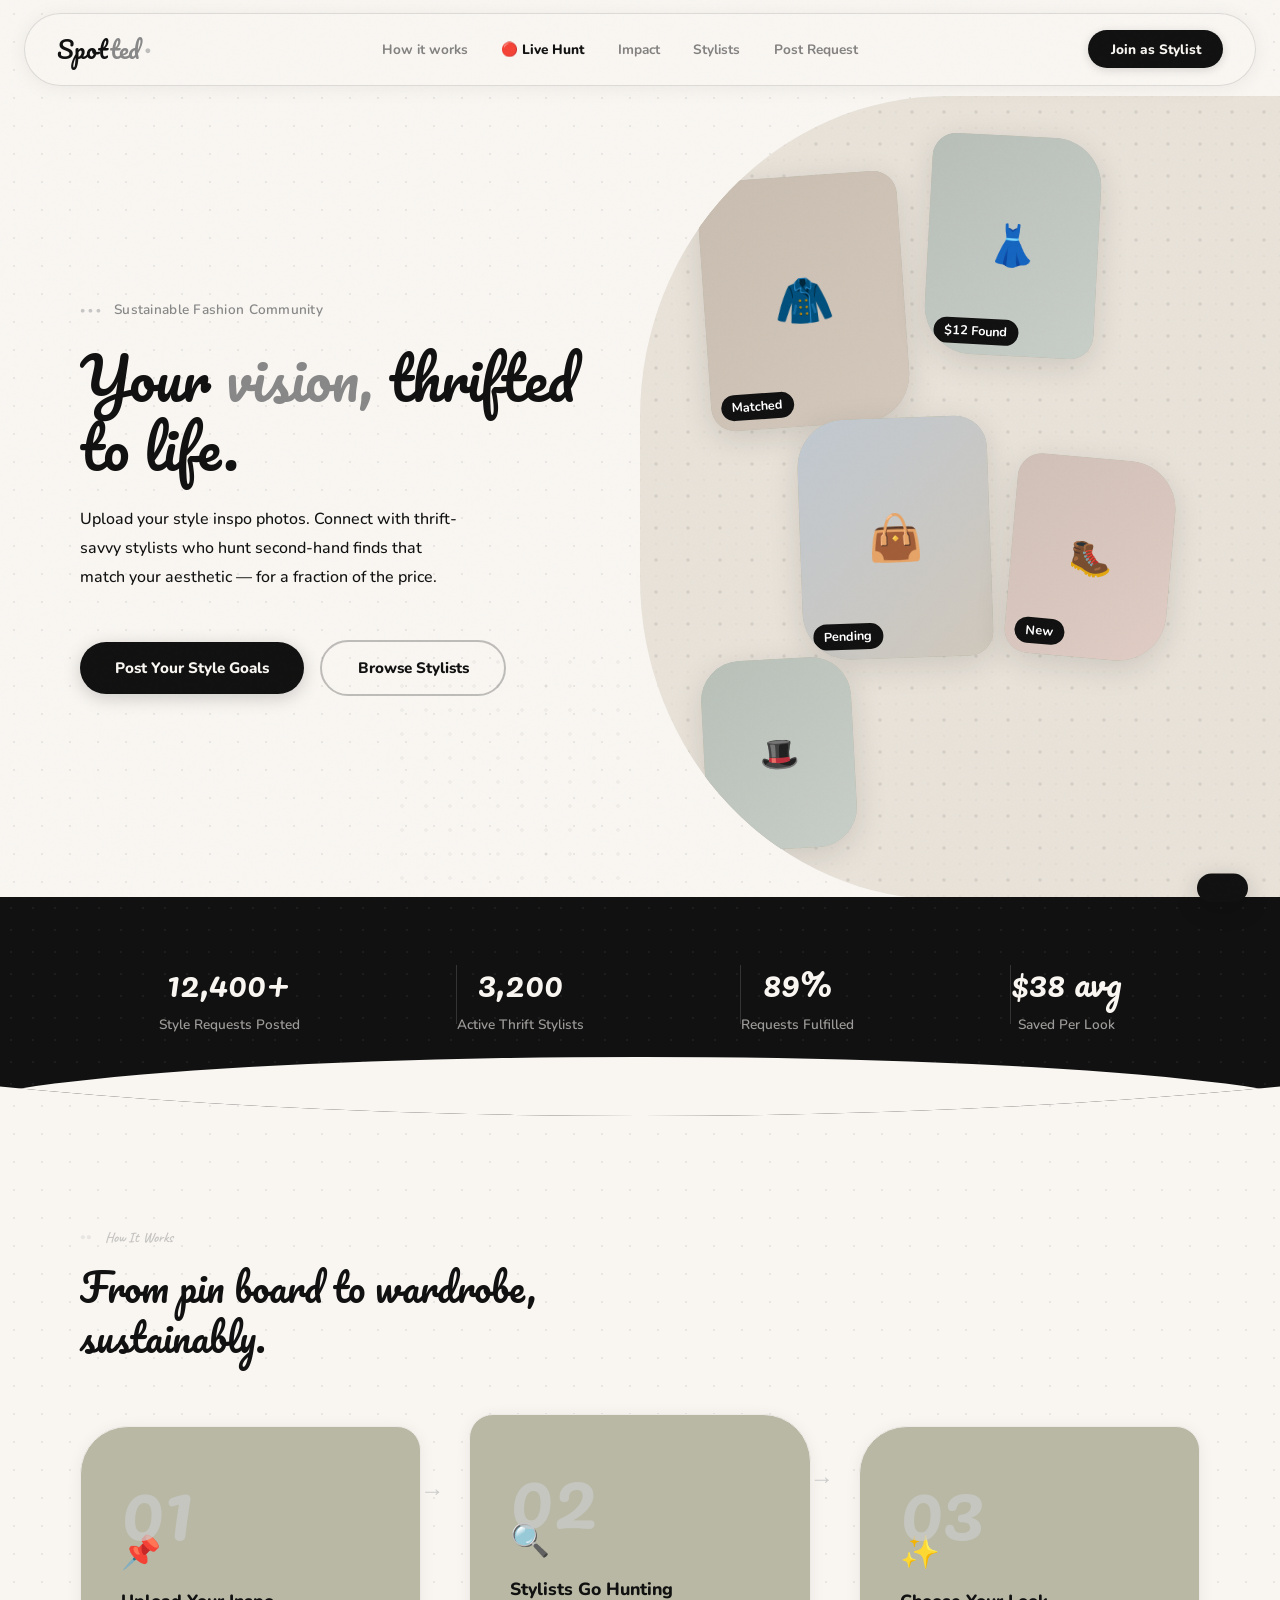
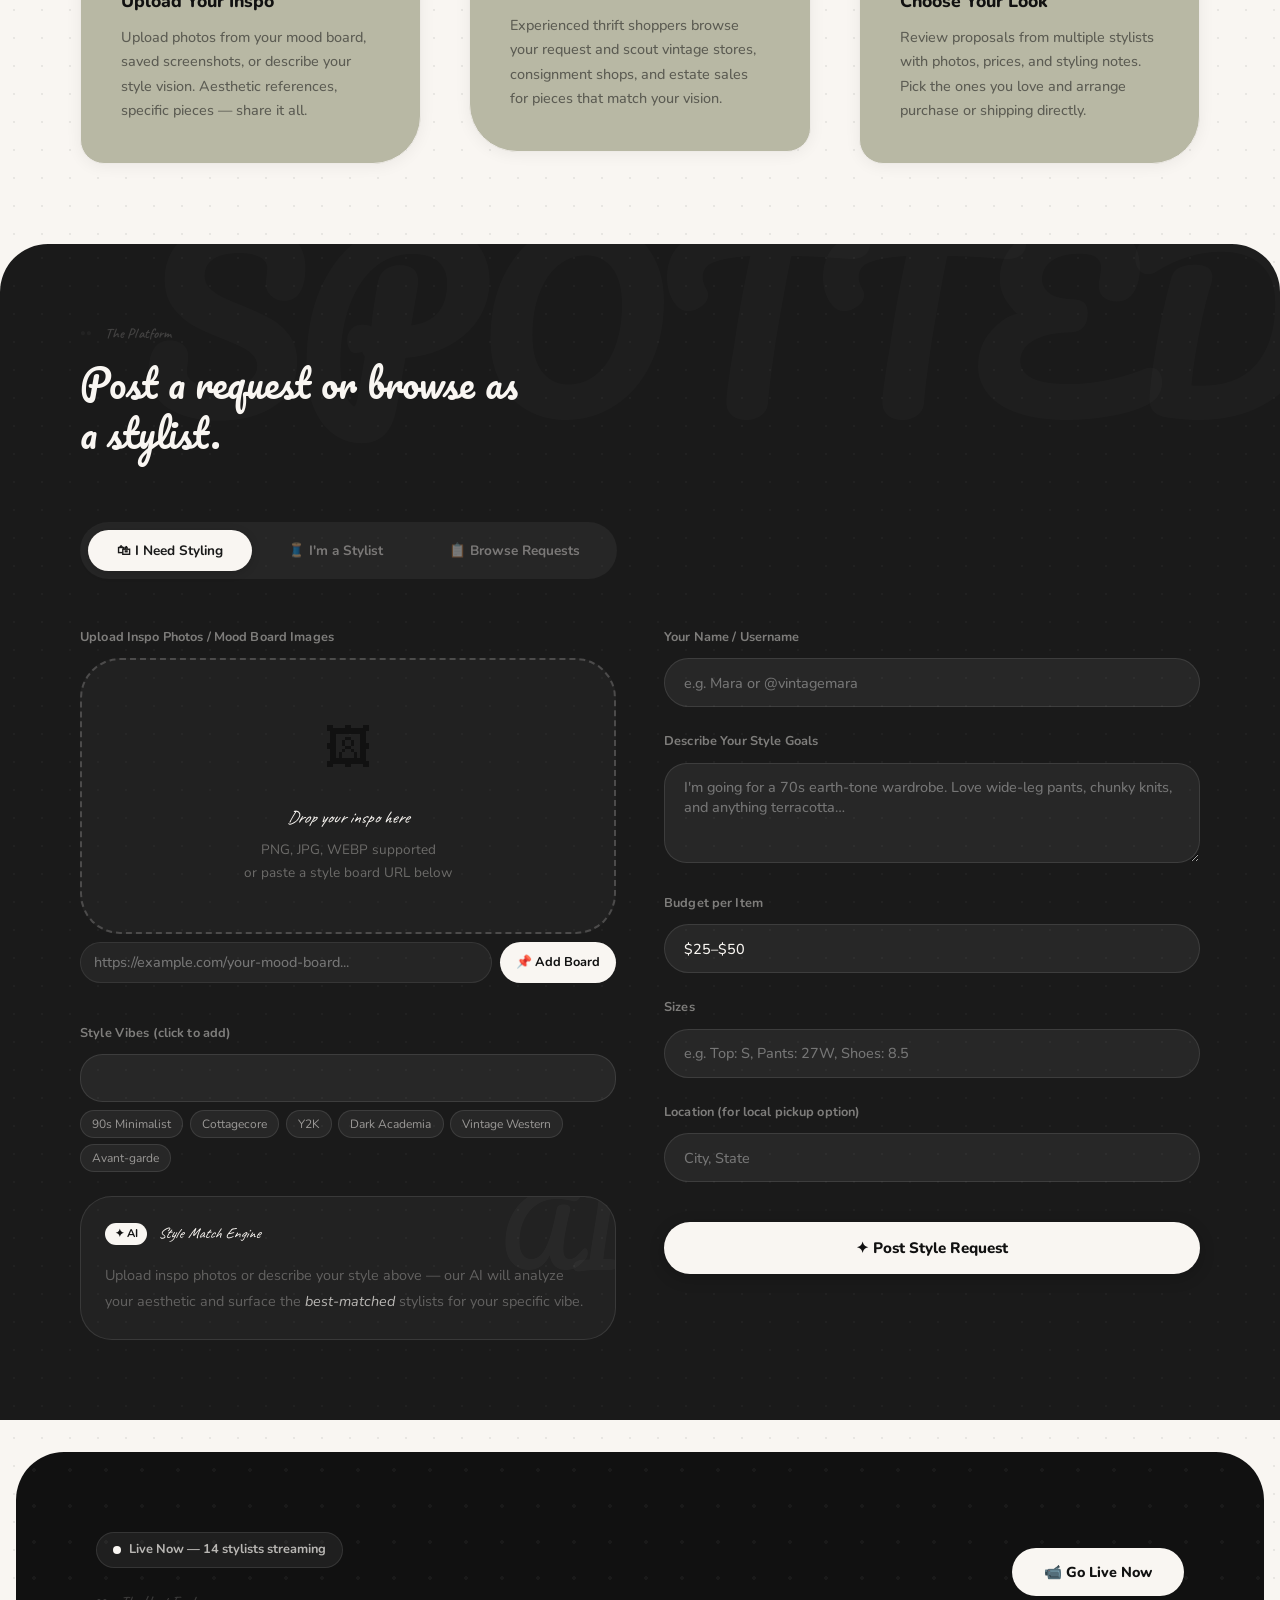
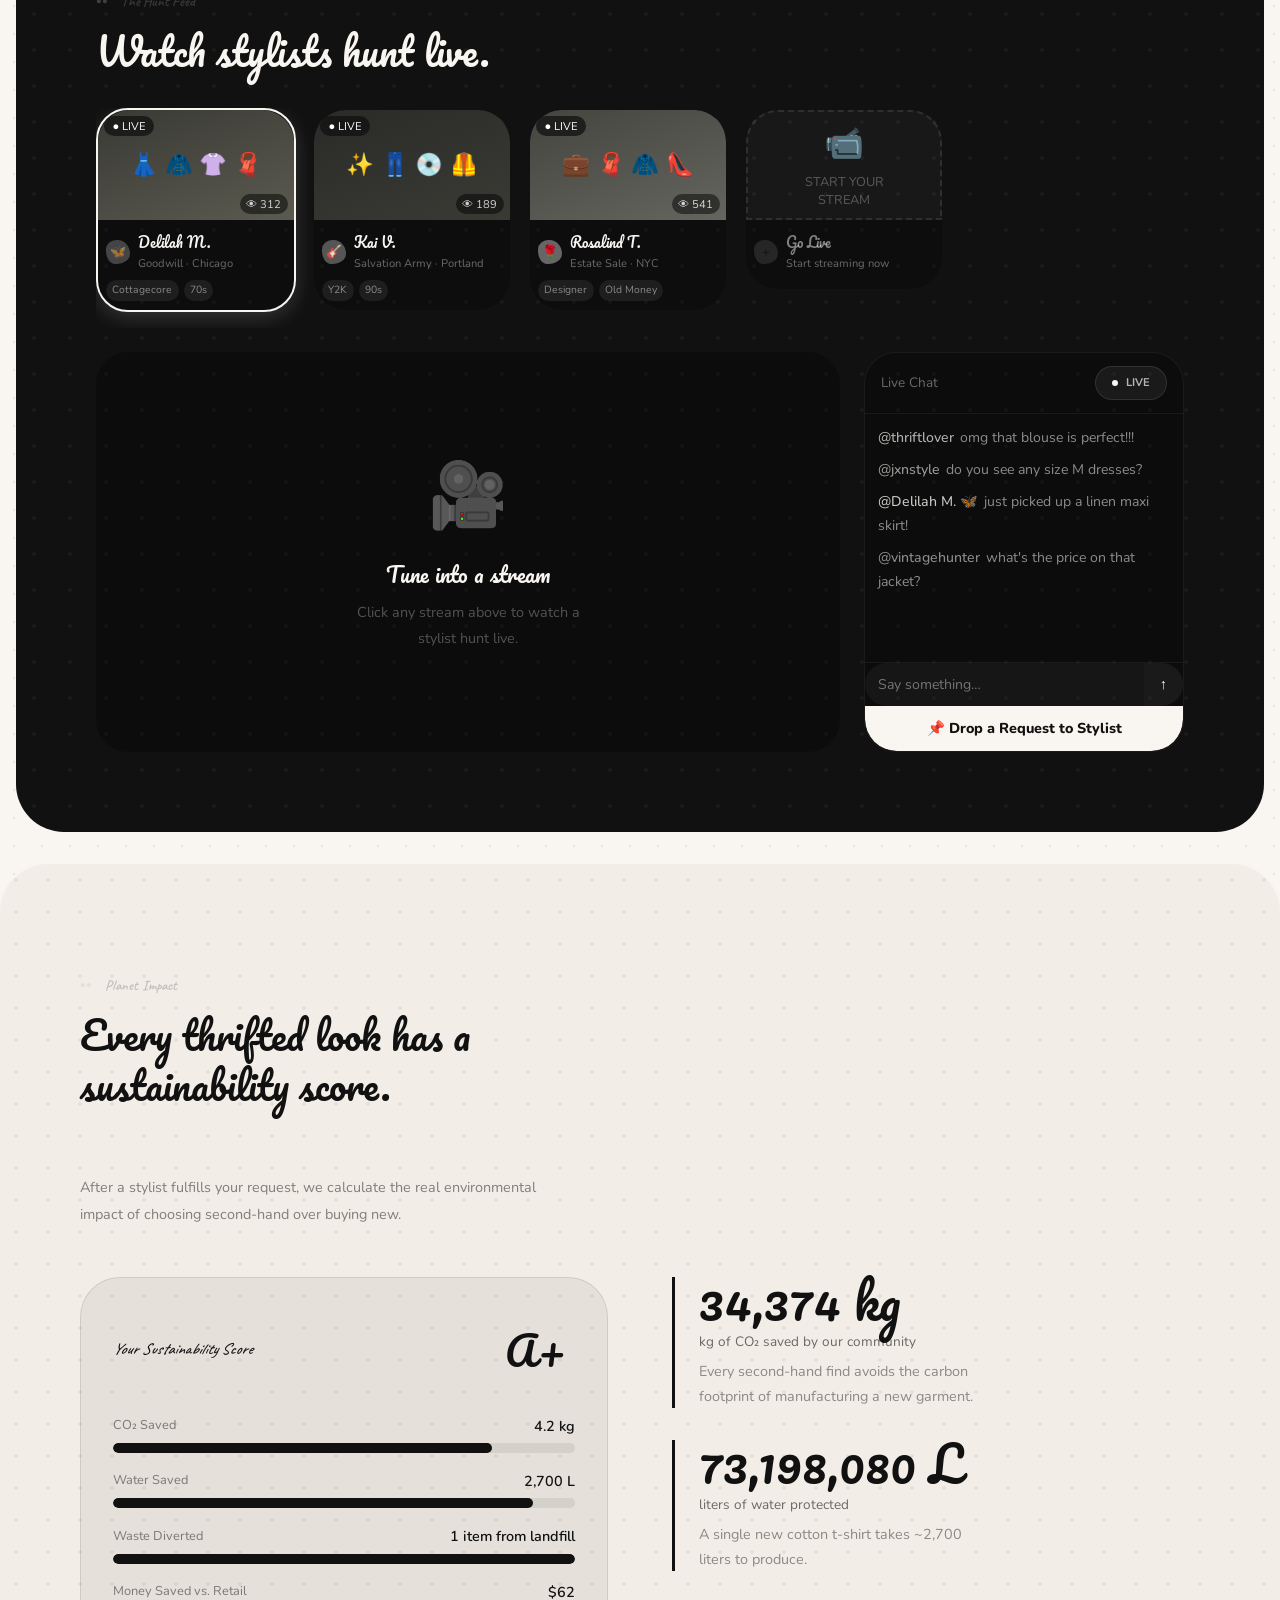
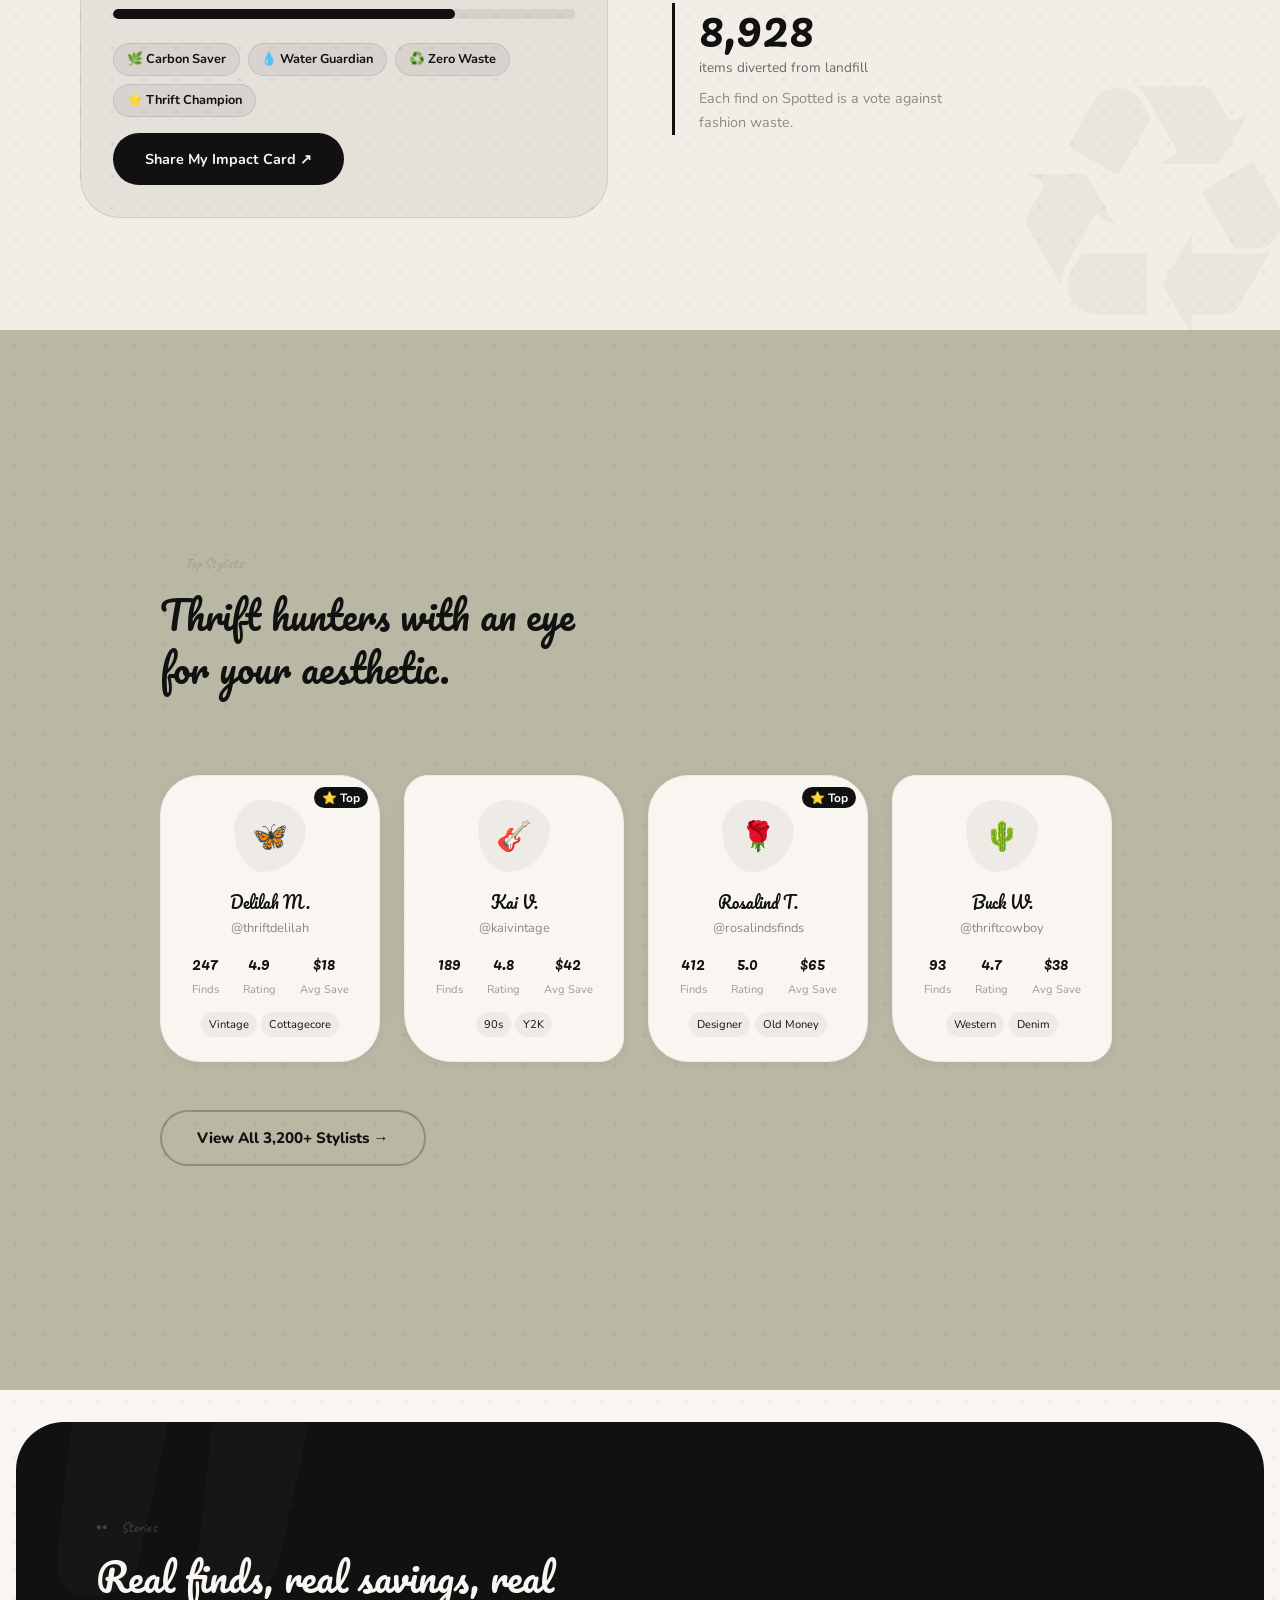
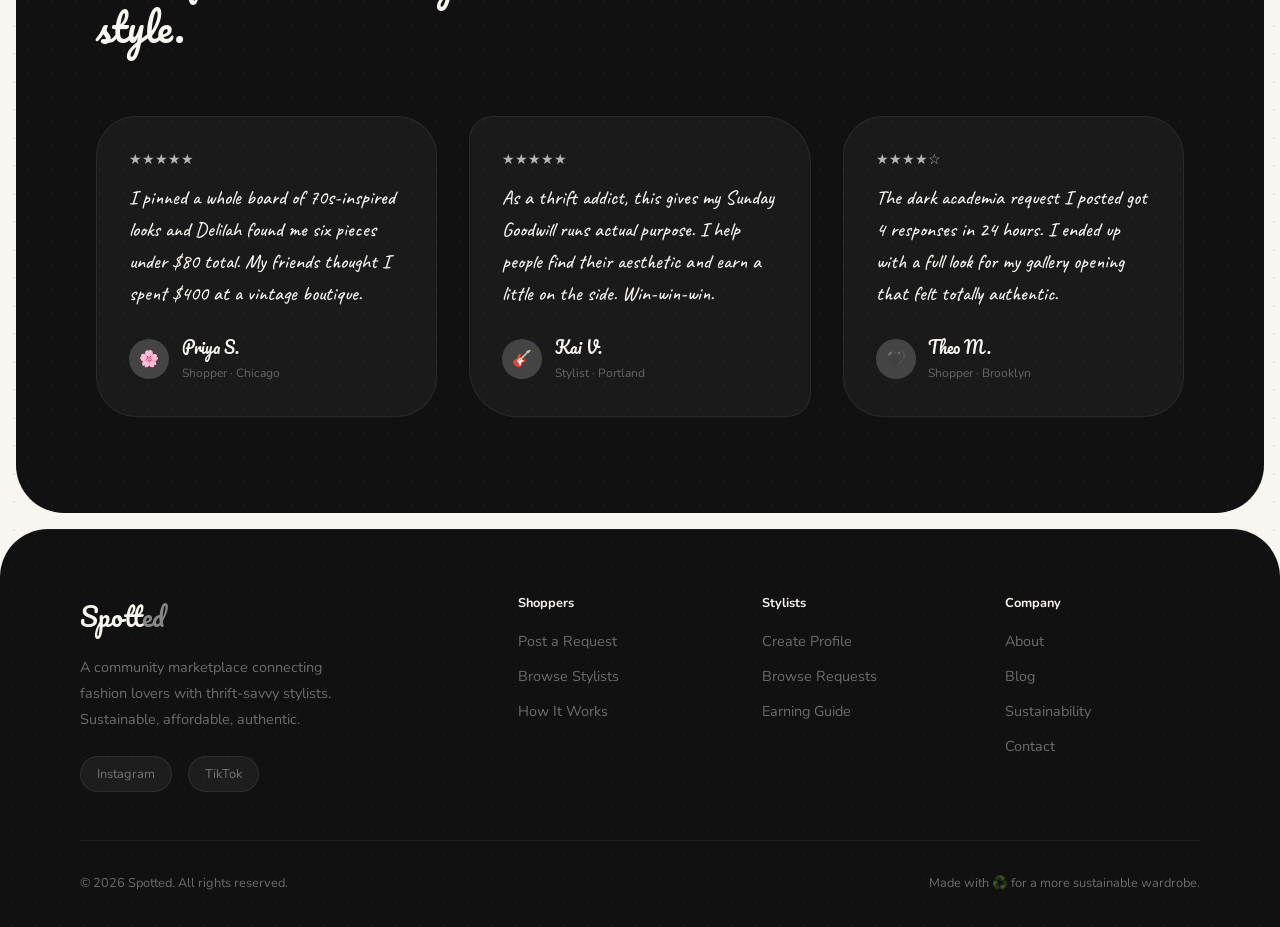
<file: index.html>
<!DOCTYPE html>
<html lang="en">
<head>
    <meta charset="UTF-8">
    <meta name="viewport" content="width=device-width, initial-scale=1.0">
    <title>Spotted — Thrift Your Vision</title>
    
    <link href="https://fonts.googleapis.com/css2?family=Pacifico&family=Nunito:ital,wght@0,400;0,500;0,600;0,700;0,800;0,900;1,400;1,700&family=Caveat:wght@400;500;600;700&display=swap" rel="stylesheet">
    
    <link rel="stylesheet" href="css/style.css">
</head>
<body>
<!-- NAV -->
<nav>
  <div class="logo">Spot<span>ted</span></div>
  <ul class="nav-links">
    <li><a onclick="scrollToSection('how')">How it works</a></li>
    <li><a onclick="scrollToSection('hunt')" style="opacity:1;font-weight:800;">🔴 Live Hunt</a></li>
    <li><a onclick="scrollToSection('impact')">Impact</a></li>
    <li><a onclick="scrollToSection('find')">Stylists</a></li>
    <li><a onclick="openModal('shopper')">Post Request</a></li>
  </ul>
  <button class="nav-cta" onclick="openModal('stylist')">Join as Stylist</button>
</nav>

<!-- HERO -->
<section class="hero">
  <div class="hero-left">
    <div class="hero-eyebrow">Sustainable Fashion Community</div>
    <h1 class="hero-title">Your <em>vision,</em> thrifted to life.</h1>
    <p class="hero-sub">Upload your style inspo photos. Connect with thrift-savvy stylists who hunt second-hand finds that match your aesthetic — for a fraction of the price.</p>
    <div class="hero-actions">
      <button class="btn-primary" onclick="openModal('shopper')">Post Your Style Goals</button>
      <button class="btn-ghost" onclick="scrollToSection('find')">Browse Stylists</button>
    </div>
  </div>
  <div class="hero-right">
    <div class="hero-collage">
      <div class="collage-card c1">
        <div style="width:100%;height:100%;background:linear-gradient(135deg,#C8BDB0 0%,#D4C8BC 100%);display:flex;align-items:center;justify-content:center;font-size:3rem;">🧥</div>
        <div class="card-tag">Matched</div>
      </div>
      <div class="collage-card c2">
        <div style="width:100%;height:100%;background:linear-gradient(135deg,#B8BEB8 0%,#C8CEC8 100%);display:flex;align-items:center;justify-content:center;font-size:2.5rem;">👗</div>
        <div class="card-tag">$12 Found</div>
      </div>
      <div class="collage-card c3">
        <div style="width:100%;height:100%;background:linear-gradient(135deg,#C0C8D0 0%,#D0C8BC 100%);display:flex;align-items:center;justify-content:center;font-size:2.8rem;">👜</div>
        <div class="card-tag">Pending</div>
      </div>
      <div class="collage-card c4">
        <div style="width:100%;height:100%;background:linear-gradient(135deg,#D0C0B8 0%,#E0CCC4 100%);display:flex;align-items:center;justify-content:center;font-size:2.2rem;">🥾</div>
        <div class="card-tag">New</div>
      </div>
      <div class="collage-card c5">
        <div style="width:100%;height:100%;background:linear-gradient(135deg,#B8C0B8 0%,#C8CEC8 100%);display:flex;align-items:center;justify-content:center;font-size:2rem;">🎩</div>
      </div>
    </div>
  </div>
</section>

<!-- STATS BAR -->
<div class="stats-bar">
  <div class="stat"><span class="stat-num">12,400+</span><span class="stat-label">Style Requests Posted</span></div>
  <div class="stat"><span class="stat-num">3,200</span><span class="stat-label">Active Thrift Stylists</span></div>
  <div class="stat"><span class="stat-num">89%</span><span class="stat-label">Requests Fulfilled</span></div>
  <div class="stat"><span class="stat-num">$38 avg</span><span class="stat-label">Saved Per Look</span></div>
</div>

<!-- HOW IT WORKS -->
<section class="section" id="how">
  <div class="section-label">How It Works</div>
  <h2 class="section-title">From pin board to wardrobe, sustainably.</h2>
  <div class="steps-grid">
    <div class="step">
      <div class="step-num">01</div>
      <div class="step-icon">📌</div>
      <h3>Upload Your Inspo</h3>
      <p>Upload photos from your mood board, saved screenshots, or describe your style vision. Aesthetic references, specific pieces — share it all.</p>
      <div class="step-arrow">→</div>
    </div>
    <div class="step">
      <div class="step-num">02</div>
      <div class="step-icon">🔍</div>
      <h3>Stylists Go Hunting</h3>
      <p>Experienced thrift shoppers browse your request and scout vintage stores, consignment shops, and estate sales for pieces that match your vision.</p>
      <div class="step-arrow">→</div>
    </div>
    <div class="step">
      <div class="step-num">03</div>
      <div class="step-icon">✨</div>
      <h3>Choose Your Look</h3>
      <p>Review proposals from multiple stylists with photos, prices, and styling notes. Pick the ones you love and arrange purchase or shipping directly.</p>
    </div>
  </div>
</section>

<!-- APP SECTION -->
<section class="app-section" id="find">
  <div class="section-label">The Platform</div>
  <h2 class="section-title">Post a request or browse as a stylist.</h2>
  <div class="tabs">
    <button class="tab active" onclick="switchTab('shopper-tab', this)">🛍 I Need Styling</button>
    <button class="tab" onclick="switchTab('stylist-tab', this)">🧵 I'm a Stylist</button>
    <button class="tab" onclick="switchTab('browse-tab', this)">📋 Browse Requests</button>
  </div>

  <!-- SHOPPER TAB -->
  <div class="tab-content active" id="shopper-tab">
    <div class="upload-panel">
      <div>
        <div class="form-group">
          <label>Upload Inspo Photos / Mood Board Images</label>
          <div class="upload-zone" id="dropzone">
            <input type="file" multiple accept="image/*" onchange="handleFiles(event)">
            <span class="upload-icon">🖼</span>
            <h3>Drop your inspo here</h3>
            <p>PNG, JPG, WEBP supported<br>or paste a style board URL below</p>
          </div>
          <div class="inspo-row">
            <input type="text" placeholder="https://example.com/your-mood-board..." id="pinterestUrl">
            <button onclick="addPinterestUrl()">📌 Add Board</button>
          </div>
          <div class="uploaded-preview" id="previewGrid"></div>
        </div>
        <div class="form-group">
          <label>Style Vibes (click to add)</label>
          <div class="tags-input" id="tagContainer"><div id="tagChips"></div></div>
          <div style="display:flex;flex-wrap:wrap;gap:0.4rem;margin-top:0.5rem;">
            <button onclick="addTag('90s Minimalist')" style="background:rgba(255,255,255,0.06);color:rgba(249,246,242,0.55);border:1px solid rgba(255,255,255,0.1);padding:0.3rem 0.7rem;font-size:0.75rem;cursor:pointer;border-radius:999px;">90s Minimalist</button>
            <button onclick="addTag('Cottagecore')" style="background:rgba(255,255,255,0.06);color:rgba(249,246,242,0.55);border:1px solid rgba(255,255,255,0.1);padding:0.3rem 0.7rem;font-size:0.75rem;cursor:pointer;border-radius:999px;">Cottagecore</button>
            <button onclick="addTag('Y2K')" style="background:rgba(255,255,255,0.06);color:rgba(249,246,242,0.55);border:1px solid rgba(255,255,255,0.1);padding:0.3rem 0.7rem;font-size:0.75rem;cursor:pointer;border-radius:999px;">Y2K</button>
            <button onclick="addTag('Dark Academia')" style="background:rgba(255,255,255,0.06);color:rgba(249,246,242,0.55);border:1px solid rgba(255,255,255,0.1);padding:0.3rem 0.7rem;font-size:0.75rem;cursor:pointer;border-radius:999px;">Dark Academia</button>
            <button onclick="addTag('Vintage Western')" style="background:rgba(255,255,255,0.06);color:rgba(249,246,242,0.55);border:1px solid rgba(255,255,255,0.1);padding:0.3rem 0.7rem;font-size:0.75rem;cursor:pointer;border-radius:999px;">Vintage Western</button>
            <button onclick="addTag('Avant-garde')" style="background:rgba(255,255,255,0.06);color:rgba(249,246,242,0.55);border:1px solid rgba(255,255,255,0.1);padding:0.3rem 0.7rem;font-size:0.75rem;cursor:pointer;border-radius:999px;">Avant-garde</button>
          </div>
        </div>
        <div class="ai-match-panel" id="aiPanel">
          <div class="ai-header">
            <div class="ai-badge">✦ AI</div>
            <span>Style Match Engine</span>
          </div>
          <div class="ai-analyzing" id="aiAnalyzing">
            <div class="ai-dots"><span></span><span></span><span></span></div>
            <span style="font-size:0.85rem;color:rgba(249,246,242,0.45);">Analyzing your aesthetic…</span>
          </div>
          <div class="ai-results" id="aiResults">
            <div class="ai-tags-row" id="aiTagsRow"></div>
            <div class="ai-match-label">Best-matched stylists for your vibe</div>
            <div class="ai-matched-stylists" id="aiStylests"></div>
          </div>
          <div id="aiIdle" style="font-size:0.9rem;color:rgba(249,246,242,0.3);line-height:1.8;">
            Upload inspo photos or describe your style above — our AI will analyze your aesthetic and surface the <em style="color:rgba(249,246,242,0.7)">best-matched</em> stylists for your specific vibe.
          </div>
          <button class="ai-prompt-btn" id="aiRunBtn" onclick="runAIMatch()" style="display:none;">✦ Run AI Style Match</button>
        </div>
      </div>
      <div>
        <div class="form-group"><label>Your Name / Username</label><input type="text" placeholder="e.g. Mara or @vintagemara"></div>
        <div class="form-group"><label>Describe Your Style Goals</label><textarea placeholder="I'm going for a 70s earth-tone wardrobe. Love wide-leg pants, chunky knits, and anything terracotta…"></textarea></div>
        <div class="form-group"><label>Budget per Item</label><select><option>Under $10</option><option>$10–$25</option><option selected>$25–$50</option><option>$50–$100</option><option>$100+</option></select></div>
        <div class="form-group"><label>Sizes</label><input type="text" placeholder="e.g. Top: S, Pants: 27W, Shoes: 8.5"></div>
        <div class="form-group"><label>Location (for local pickup option)</label><input type="text" placeholder="City, State"></div>
        <button class="btn-submit" onclick="submitRequest()">✦ Post Style Request</button>
      </div>
    </div>
  </div>

  <!-- STYLIST TAB -->
  <div class="tab-content" id="stylist-tab">
    <div class="upload-panel">
      <div>
        <div class="form-group"><label>Your Stylist Name</label><input type="text" placeholder="e.g. Delilah or @thriftdelilah"></div>
        <div class="form-group"><label>Cities / Regions You Thrift In</label><input type="text" placeholder="e.g. Chicago, IL + surrounding suburbs"></div>
        <div class="form-group">
          <label>Style Specialties</label>
          <div style="display:flex;flex-wrap:wrap;gap:0.4rem;">
            <button onclick="this.classList.toggle('active-sp')" style="background:rgba(255,255,255,0.06);color:rgba(249,246,242,0.55);border:1px solid rgba(255,255,255,0.1);padding:0.3rem 0.7rem;font-size:0.75rem;cursor:pointer;transition:all 0.2s;border-radius:999px;">Vintage</button>
            <button onclick="this.classList.toggle('active-sp')" style="background:rgba(255,255,255,0.06);color:rgba(249,246,242,0.55);border:1px solid rgba(255,255,255,0.1);padding:0.3rem 0.7rem;font-size:0.75rem;cursor:pointer;transition:all 0.2s;border-radius:999px;">Streetwear</button>
            <button onclick="this.classList.toggle('active-sp')" style="background:rgba(255,255,255,0.06);color:rgba(249,246,242,0.55);border:1px solid rgba(255,255,255,0.1);padding:0.3rem 0.7rem;font-size:0.75rem;cursor:pointer;transition:all 0.2s;border-radius:999px;">Formalwear</button>
            <button onclick="this.classList.toggle('active-sp')" style="background:rgba(255,255,255,0.06);color:rgba(249,246,242,0.55);border:1px solid rgba(255,255,255,0.1);padding:0.3rem 0.7rem;font-size:0.75rem;cursor:pointer;transition:all 0.2s;border-radius:999px;">Workwear</button>
            <button onclick="this.classList.toggle('active-sp')" style="background:rgba(255,255,255,0.06);color:rgba(249,246,242,0.55);border:1px solid rgba(255,255,255,0.1);padding:0.3rem 0.7rem;font-size:0.75rem;cursor:pointer;transition:all 0.2s;border-radius:999px;">Designer Finds</button>
          </div>
        </div>
        <div class="form-group">
          <label>Upload Portfolio</label>
          <div class="upload-zone"><input type="file" multiple accept="image/*"><span class="upload-icon">📸</span><h3>Show your eye for style</h3><p>Photos of past finds, styled looks, or your thrift hauls</p></div>
        </div>
      </div>
      <div>
        <div class="form-group"><label>About You</label><textarea placeholder="Tell shoppers what makes you a great thrift stylist!"></textarea></div>
        <div class="form-group"><label>Commission Model</label><select><option>Free (tips welcome)</option><option>10% of item cost</option><option>Flat $5 finder fee</option><option>$10–$20 styling fee</option></select></div>
        <div class="form-group"><label>Response Time</label><select><option>Same day</option><option>Within 48 hours</option><option selected>Within a week</option><option>Flexible</option></select></div>
        <div class="form-group"><label>Contact / Social</label><input type="text" placeholder="Instagram, email, or preferred contact"></div>
        <button class="btn-submit" onclick="submitStylist()">✦ Create Stylist Profile</button>
      </div>
    </div>
  </div>

  <!-- BROWSE TAB -->
  <div class="tab-content" id="browse-tab">
    <div class="requests-grid">
      <div class="request-card">
        <div class="request-card-images"><div class="img-slot" style="background:linear-gradient(135deg,#4A5C45,#7A8C6E);">🌿</div><div class="img-slot" style="background:linear-gradient(135deg,#8B7355,#D4B896);">🧶</div></div>
        <div class="request-card-body">
          <div class="request-user"><div class="avatar">S</div><div class="user-info"><span class="name">Sofia R.</span><span class="time">posted 2 hours ago</span></div></div>
          <p class="request-desc">Looking for a complete cottagecore wardrobe refresh. Think prairie dresses, linen blouses, anything floral and loose-fitting. Size M, petite frame.</p>
          <div class="request-tags"><span class="rtag">Cottagecore</span><span class="rtag">Floral</span><span class="rtag">Linen</span></div>
          <div class="request-footer"><span class="budget-badge">Budget: $15–$40/item</span><span class="eco-score-pill">🌿 A+</span><button class="reply-btn" onclick="showToast('Request opened! Connect with Sofia.')">Reply ↗</button></div>
        </div>
      </div>
      <div class="request-card">
        <div class="request-card-images"><div class="img-slot" style="background:linear-gradient(135deg,#1A1A18,#3D3D35);">🖤</div><div class="img-slot" style="background:linear-gradient(135deg,#2C2C25,#4A4A40);">📚</div></div>
        <div class="request-card-body">
          <div class="request-user"><div class="avatar" style="background:#333;">M</div><div class="user-info"><span class="name">Marcus T.</span><span class="time">posted 5 hours ago</span></div></div>
          <p class="request-desc">Dark academia aesthetic for fall semester. Need blazers, trousers, Oxford shirts, vests. Prefer earthy/dark palette. Men's L, 32" inseam.</p>
          <div class="request-tags"><span class="rtag">Dark Academia</span><span class="rtag">Menswear</span><span class="rtag">Fall</span></div>
          <div class="request-footer"><span class="budget-badge">Budget: $20–$60/item</span><button class="reply-btn" onclick="showToast('Request opened!')">Reply ↗</button></div>
        </div>
      </div>
      <div class="request-card">
        <div class="request-card-images"><div class="img-slot" style="background:linear-gradient(135deg,#8899AA,#BBCCDD);">✨</div><div class="img-slot" style="background:linear-gradient(135deg,#AA8877,#CCAA99);">💃</div></div>
        <div class="request-card-body">
          <div class="request-user"><div class="avatar" style="background:#888;">J</div><div class="user-info"><span class="name">Jasmine K.</span><span class="time">posted 1 day ago</span></div></div>
          <p class="request-desc">Y2K revival! I want everything low-rise, metallic, baby tees, platform shoes, velour tracksuits. Size XS/S.</p>
          <div class="request-tags"><span class="rtag">Y2K</span><span class="rtag">2000s Revival</span><span class="rtag">Metallic</span></div>
          <div class="request-footer"><span class="budget-badge">Budget: $10–$30/item</span><button class="reply-btn" onclick="showToast('Request opened!')">Reply ↗</button></div>
        </div>
      </div>
      <div class="request-card" style="border:1.5px dashed rgba(255,255,255,0.15);display:flex;align-items:center;justify-content:center;min-height:200px;cursor:pointer;" onclick="openModal('shopper')">
        <div style="text-align:center;padding:2rem;">
          <div style="font-size:2.5rem;margin-bottom:1rem;">＋</div>
          <div style="font-family:'Pacifico',cursive;font-size:1rem;color:rgba(249,246,242,0.5);font-weight:400;">Post your request</div>
          <div style="font-size:0.8rem;color:rgba(249,246,242,0.25);margin-top:0.4rem;">Join the community</div>
        </div>
      </div>
    </div>
  </div>
</section>

<!-- LIVE HUNT FEED -->
<section class="hunt-section" id="hunt">
  <div style="display:flex;justify-content:space-between;align-items:flex-start;flex-wrap:wrap;gap:1rem;margin-bottom:2rem;">
    <div>
      <div class="live-pill"><div class="live-dot"></div><span>Live Now — 14 stylists streaming</span></div>
      <div class="section-label" style="color:rgba(249,246,242,0.4);">The Hunt Feed</div>
      <h2 class="section-title" style="color:var(--cream);margin-bottom:0;">Watch stylists hunt live.</h2>
    </div>
    <button class="go-live-btn" onclick="openGoLive()">📹 Go Live Now</button>
  </div>

  <div class="stream-row" id="streamRow">
    <div class="stream-thumb active-stream" onclick="tuneIn('Delilah M.','🦋','Goodwill · Wicker Park, Chicago','Cottagecore, 70s, Boho',312,'cottagecore')">
      <div class="stream-preview" style="background:linear-gradient(160deg,#3A3A35,#5A5A50);">
        <div class="stream-scene"><div class="rack-anim"><span>👗</span><span>🧥</span><span>👚</span><span>🧣</span></div></div>
        <div class="stream-live-badge">● LIVE</div>
        <div class="stream-viewer-count">👁 312</div>
      </div>
      <div class="stream-info">
        <div class="stream-avatar-name"><div class="stream-mini-avatar">🦋</div><div><span class="stream-name">Delilah M.</span><span class="stream-loc">Goodwill · Chicago</span></div></div>
        <div class="stream-tags-mini"><span>Cottagecore</span><span>70s</span></div>
      </div>
    </div>
    <div class="stream-thumb" onclick="tuneIn('Kai V.','🎸','Salvation Army · Portland SE','Y2K, 90s, Streetwear',189,'y2k')">
      <div class="stream-preview" style="background:linear-gradient(160deg,#2A2A28,#3A3A35);">
        <div class="stream-scene"><div class="rack-anim"><span>✨</span><span>👖</span><span>💿</span><span>🦺</span></div></div>
        <div class="stream-live-badge">● LIVE</div>
        <div class="stream-viewer-count">👁 189</div>
      </div>
      <div class="stream-info">
        <div class="stream-avatar-name"><div class="stream-mini-avatar" style="background:#555;">🎸</div><div><span class="stream-name">Kai V.</span><span class="stream-loc">Salvation Army · Portland</span></div></div>
        <div class="stream-tags-mini"><span>Y2K</span><span>90s</span></div>
      </div>
    </div>
    <div class="stream-thumb" onclick="tuneIn('Rosalind T.','🌹','Estate Sale · Upper East Side NYC','Designer, Old Money, 80s',541,'oldmoney')">
      <div class="stream-preview" style="background:linear-gradient(160deg,#454540,#656560);">
        <div class="stream-scene"><div class="rack-anim"><span>💼</span><span>🧣</span><span>🧥</span><span>👠</span></div></div>
        <div class="stream-live-badge">● LIVE</div>
        <div class="stream-viewer-count">👁 541</div>
      </div>
      <div class="stream-info">
        <div class="stream-avatar-name"><div class="stream-mini-avatar" style="background:#666;">🌹</div><div><span class="stream-name">Rosalind T.</span><span class="stream-loc">Estate Sale · NYC</span></div></div>
        <div class="stream-tags-mini"><span>Designer</span><span>Old Money</span></div>
      </div>
    </div>
    <div class="stream-thumb stream-yours" onclick="openGoLive()">
      <div class="stream-preview" style="background:rgba(255,255,255,0.03);border:2px dashed rgba(255,255,255,0.1);display:flex;align-items:center;justify-content:center;flex-direction:column;gap:0.5rem;">
        <div style="font-size:2rem;">📹</div>
        <div style="font-size:0.8rem;color:rgba(249,246,242,0.3);text-align:center;">START YOUR<br>STREAM</div>
      </div>
      <div class="stream-info">
        <div class="stream-avatar-name"><div class="stream-mini-avatar" style="background:rgba(255,255,255,0.1);">+</div><div><span class="stream-name" style="color:rgba(249,246,242,0.5);">Go Live</span><span class="stream-loc">Start streaming now</span></div></div>
      </div>
    </div>
  </div>

  <div class="stream-viewer-layout" id="streamViewerLayout">
    <div class="stream-main-video" id="streamMainVideo">
      <div class="video-idle" id="videoIdle">
        <div style="font-size:4rem;margin-bottom:1rem;">🎥</div>
        <div style="font-family:'Pacifico',cursive;font-size:1.3rem;color:var(--cream);margin-bottom:0.5rem;">Tune into a stream</div>
        <div style="font-size:0.9rem;color:rgba(249,246,242,0.3);max-width:28ch;line-height:1.8;">Click any stream above to watch a stylist hunt live.</div>
      </div>
      <div class="video-live" id="videoLive" style="display:none;">
        <div class="live-video-frame" id="liveVideoFrame">
          <div class="store-sim" id="storeSim"><div class="store-bg"></div><div class="clothing-rack" id="clothingRack"><div class="rack-bar"></div><div class="rack-items" id="rackItems"></div></div><div class="stylist-hand" id="stylistHand">✋</div><div class="find-flash" id="findFlash"></div></div>
        </div>
        <div class="video-overlay-top">
          <div class="video-live-tag"><div class="live-dot"></div><span id="videoLiveLabel">LIVE</span></div>
          <div class="video-stream-title" id="videoStreamTitle">Delilah M. — Goodwill Chicago</div>
          <div class="video-viewers" id="videoViewers">👁 312 watching</div>
        </div>
        <div class="video-overlay-bottom">
          <div class="video-stylist-bar">
            <div class="hunt-big-avatar" id="videoAvatar" style="width:44px;height:44px;font-size:1.2rem;">🦋<div class="online-dot"></div></div>
            <div>
              <span style="font-family:'Pacifico',cursive;font-size:1rem;color:var(--cream);display:block;" id="videoStylistName">Delilah M.</span>
              <span style="font-size:0.8rem;color:rgba(249,246,242,0.45);display:block;" id="videoStylistLoc">📍 Goodwill · Chicago</span>
            </div>
          </div>
          <div style="display:flex;gap:0.5rem;">
            <button class="vid-action-btn" onclick="sendLiveHeart()">❤️</button>
            <button class="vid-action-btn" onclick="openDropRequestModal()">📌 Drop Request</button>
          </div>
        </div>
        <div class="hearts-container" id="heartsContainer"></div>
      </div>
      <div class="video-golive" id="videoGoLive" style="display:none;">
        <video id="liveStreamVideo" autoplay muted playsinline style="width:100%;height:100%;object-fit:cover;"></video>
        <div class="video-overlay-top">
          <div class="video-live-tag"><div class="live-dot"></div><span>YOU'RE LIVE</span></div>
          <div class="video-stream-title" id="myStreamTitle">My Hunt Stream</div>
          <div class="video-viewers" id="myViewerCount">👁 0 watching</div>
        </div>
        <div class="video-overlay-bottom">
          <div style="display:flex;gap:0.5rem;margin-left:auto;"><button class="vid-action-btn" onclick="endStream()">⏹ End Stream</button></div>
        </div>
      </div>
    </div>
    <div class="stream-chat-sidebar">
      <div class="stream-chat-header">
        <span style="font-size:0.85rem;color:rgba(249,246,242,0.4);">Live Chat</span>
        <span class="live-pill" style="padding:0.15rem 0.5rem;margin:0;"><div class="live-dot" style="width:6px;height:6px;"></div><span style="font-size:0.7rem;">LIVE</span></span>
      </div>
      <div class="stream-chat-messages" id="streamChatMessages">
        <div class="stream-chat-msg"><span class="scm-user" style="color:rgba(249,246,242,0.7);">@thriftlover</span><span class="scm-text">omg that blouse is perfect!!!</span></div>
        <div class="stream-chat-msg"><span class="scm-user" style="color:rgba(249,246,242,0.6);">@jxnstyle</span><span class="scm-text">do you see any size M dresses?</span></div>
        <div class="stream-chat-msg"><span class="scm-user" style="color:rgba(249,246,242,0.8);">@Delilah M. 🦋</span><span class="scm-text">just picked up a linen maxi skirt!</span></div>
        <div class="stream-chat-msg"><span class="scm-user" style="color:rgba(249,246,242,0.55);">@vintagehunter</span><span class="scm-text">what's the price on that jacket?</span></div>
      </div>
      <div class="stream-chat-input-row">
        <input class="stream-chat-input" id="streamChatInput" placeholder="Say something…" onkeydown="if(event.key==='Enter')sendStreamChat()">
        <button class="stream-chat-send" onclick="sendStreamChat()">↑</button>
      </div>
      <button class="drop-request-sidebar-btn" onclick="openDropRequestModal()">📌 Drop a Request to Stylist</button>
    </div>
  </div>
</section>

<!-- GO LIVE MODAL -->
<div class="modal-overlay" id="goLiveOverlay" onclick="if(event.target===this)closeGoLive()" style="z-index:300;display:none;">
  <div class="modal" style="max-width:500px;">
    <button class="modal-close" onclick="closeGoLive()">✕</button>
    <h2>Go Live 📹</h2>
    <p class="modal-sub">Stream your thrift hunt live. Shoppers can drop requests in real time as you walk the floor.</p>
    <div class="form-group"><label>Stream Title</label><input type="text" id="streamTitleInput" placeholder="e.g. Sunday Goodwill Run — Cottagecore Haul"></div>
    <div class="form-group"><label>Store / Location</label><input type="text" id="streamLocationInput" placeholder="e.g. Goodwill · Wicker Park, Chicago"></div>
    <div class="form-group"><label>Style Specialties</label><input type="text" id="streamTagsInput" placeholder="e.g. Cottagecore, 70s, Boho"></div>
    <div class="form-group">
      <label>Camera Preview</label>
      <div style="position:relative;background:#000;aspect-ratio:16/9;overflow:hidden;border-radius:1.5rem;" id="camPreviewWrap">
        <video id="camPreview" autoplay muted playsinline style="width:100%;height:100%;object-fit:cover;"></video>
        <div id="camOff" style="position:absolute;inset:0;display:flex;align-items:center;justify-content:center;flex-direction:column;gap:0.5rem;background:rgba(0,0,0,0.7);"><div style="font-size:2rem;">📷</div><div style="font-size:0.85rem;color:rgba(255,255,255,0.35);">Camera not started</div></div>
      </div>
      <button style="margin-top:0.5rem;background:rgba(255,255,255,0.06);border:1px solid rgba(255,255,255,0.1);color:rgba(249,246,242,0.55);padding:0.5rem 1rem;font-size:0.8rem;cursor:pointer;width:100%;border-radius:999px;" onclick="startCamPreview()">🎥 Enable Camera Preview</button>
    </div>
    <button class="btn-submit" onclick="startLiveStream()">🔴 Start Streaming</button>
  </div>
</div>

<!-- DROP REQUEST MODAL -->
<div class="modal-overlay" id="dropRequestOverlay" onclick="if(event.target===this)closeDropRequest()" style="z-index:301;display:none;">
  <div class="modal" style="max-width:420px;">
    <button class="modal-close" onclick="closeDropRequest()">✕</button>
    <h2>📌 Drop a Request</h2>
    <p class="modal-sub" id="dropRequestSub">Delilah M. is live right now. Tell her exactly what you're looking for.</p>
    <div class="form-group"><label>What are you looking for?</label><textarea id="dropRequestText" placeholder="e.g. A flowy linen midi skirt, earthy tones, size M. Budget $20 max."></textarea></div>
    <div class="form-group"><label>Your Budget</label><input type="text" placeholder="e.g. Under $30"></div>
    <button class="btn-submit" onclick="submitDropRequest()">📌 Send Request Live</button>
  </div>
</div>

<!-- IMPACT -->
<section class="impact-section" id="impact">
  <div class="section-label">Planet Impact</div>
  <h2 class="section-title">Every thrifted look has a sustainability score.</h2>
  <p style="font-size:0.9rem;color:rgba(17,17,17,0.5);line-height:1.9;max-width:52ch;margin-bottom:0;">After a stylist fulfills your request, we calculate the real environmental impact of choosing second-hand over buying new.</p>
  <div class="impact-grid">
    <div class="impact-score-demo">
      <div class="score-header"><h3>Your Sustainability Score</h3><div class="score-grade" id="scoreGrade">A+</div></div>
      <div class="impact-metrics">
        <div class="impact-metric"><div class="metric-label-row"><span class="metric-label">CO₂ Saved</span><span class="metric-value" id="co2Val">4.2 kg</span></div><div class="metric-bar-bg"><div class="metric-bar-fill" style="--target-width:82%" id="co2Bar"></div></div></div>
        <div class="impact-metric"><div class="metric-label-row"><span class="metric-label">Water Saved</span><span class="metric-value" id="waterVal">2,700 L</span></div><div class="metric-bar-bg"><div class="metric-bar-fill" style="--target-width:91%"></div></div></div>
        <div class="impact-metric"><div class="metric-label-row"><span class="metric-label">Waste Diverted</span><span class="metric-value">1 item from landfill</span></div><div class="metric-bar-bg"><div class="metric-bar-fill" style="--target-width:100%"></div></div></div>
        <div class="impact-metric"><div class="metric-label-row"><span class="metric-label">Money Saved vs. Retail</span><span class="metric-value">$62</span></div><div class="metric-bar-bg"><div class="metric-bar-fill" style="--target-width:74%"></div></div></div>
      </div>
      <div class="score-badges"><div class="eco-badge">🌿 Carbon Saver</div><div class="eco-badge">💧 Water Guardian</div><div class="eco-badge">♻️ Zero Waste</div><div class="eco-badge">⭐ Thrift Champion</div></div>
      <button class="impact-cta" onclick="showToast('Impact card copied! Share it 🌿')">Share My Impact Card ↗</button>
    </div>
    <div class="impact-stats-panel">
      <div class="impact-big-stat"><span class="impact-big-num" id="countCO2">0</span><span class="impact-big-label">kg of CO₂ saved by our community</span><p class="impact-big-desc">Every second-hand find avoids the carbon footprint of manufacturing a new garment.</p></div>
      <div class="impact-big-stat"><span class="impact-big-num" id="countWater">0</span><span class="impact-big-label">liters of water protected</span><p class="impact-big-desc">A single new cotton t-shirt takes ~2,700 liters to produce.</p></div>
      <div class="impact-big-stat"><span class="impact-big-num" id="countItems">0</span><span class="impact-big-label">items diverted from landfill</span><p class="impact-big-desc">Each find on Spotted is a vote against fashion waste.</p></div>
    </div>
  </div>
</section>

<!-- STYLISTS -->
<section class="community-section" id="find-stylists">
  <div style="padding: 7rem 5rem;">
  <div class="section-label">Top Stylists</div>
  <h2 class="section-title" style="color:var(--charcoal)">Thrift hunters with an eye for your aesthetic.</h2>
  <div class="profiles-scroll">
    <div class="stylist-card"><div class="verified-badge">⭐ Top</div><div class="stylist-avatar">🦋</div><div class="stylist-name">Delilah M.</div><div class="stylist-handle">@thriftdelilah</div><div class="stylist-stats"><div class="ss"><span class="ss-num">247</span><span class="ss-lbl">Finds</span></div><div class="ss"><span class="ss-num">4.9</span><span class="ss-lbl">Rating</span></div><div class="ss"><span class="ss-num">$18</span><span class="ss-lbl">Avg Save</span></div></div><div class="specialty-tags"><span class="sp-tag">Vintage</span><span class="sp-tag">Cottagecore</span></div></div>
    <div class="stylist-card"><div class="stylist-avatar">🎸</div><div class="stylist-name">Kai V.</div><div class="stylist-handle">@kaivintage</div><div class="stylist-stats"><div class="ss"><span class="ss-num">189</span><span class="ss-lbl">Finds</span></div><div class="ss"><span class="ss-num">4.8</span><span class="ss-lbl">Rating</span></div><div class="ss"><span class="ss-num">$42</span><span class="ss-lbl">Avg Save</span></div></div><div class="specialty-tags"><span class="sp-tag">90s</span><span class="sp-tag">Y2K</span></div></div>
    <div class="stylist-card"><div class="verified-badge">⭐ Top</div><div class="stylist-avatar">🌹</div><div class="stylist-name">Rosalind T.</div><div class="stylist-handle">@rosalindsfinds</div><div class="stylist-stats"><div class="ss"><span class="ss-num">412</span><span class="ss-lbl">Finds</span></div><div class="ss"><span class="ss-num">5.0</span><span class="ss-lbl">Rating</span></div><div class="ss"><span class="ss-num">$65</span><span class="ss-lbl">Avg Save</span></div></div><div class="specialty-tags"><span class="sp-tag">Designer</span><span class="sp-tag">Old Money</span></div></div>
    <div class="stylist-card"><div class="stylist-avatar">🌵</div><div class="stylist-name">Buck W.</div><div class="stylist-handle">@thriftcowboy</div><div class="stylist-stats"><div class="ss"><span class="ss-num">93</span><span class="ss-lbl">Finds</span></div><div class="ss"><span class="ss-num">4.7</span><span class="ss-lbl">Rating</span></div><div class="ss"><span class="ss-num">$38</span><span class="ss-lbl">Avg Save</span></div></div><div class="specialty-tags"><span class="sp-tag">Western</span><span class="sp-tag">Denim</span></div></div>
    <div class="stylist-card"><div class="stylist-avatar">📚</div><div class="stylist-name">Imogen C.</div><div class="stylist-handle">@bookboundstyle</div><div class="stylist-stats"><div class="ss"><span class="ss-num">156</span><span class="ss-lbl">Finds</span></div><div class="ss"><span class="ss-num">4.9</span><span class="ss-lbl">Rating</span></div><div class="ss"><span class="ss-num">$31</span><span class="ss-lbl">Avg Save</span></div></div><div class="specialty-tags"><span class="sp-tag">Dark Academia</span></div></div>
    <div class="stylist-card"><div class="stylist-avatar">✨</div><div class="stylist-name">Nova X.</div><div class="stylist-handle">@novathrifts</div><div class="stylist-stats"><div class="ss"><span class="ss-num">78</span><span class="ss-lbl">Finds</span></div><div class="ss"><span class="ss-num">4.6</span><span class="ss-lbl">Rating</span></div><div class="ss"><span class="ss-num">$22</span><span class="ss-lbl">Avg Save</span></div></div><div class="specialty-tags"><span class="sp-tag">Avant-garde</span></div></div>
  </div>
  <button class="btn-ghost" style="margin-top:1rem;" onclick="showToast('Full directory coming soon!')">View All 3,200+ Stylists →</button>
  </div>
</section>

<!-- TESTIMONIALS -->
<section class="testimonial-section">
  <div class="section-label" style="color:rgba(249,246,242,0.4);">Stories</div>
  <h2 class="section-title" style="color:var(--cream)">Real finds, real savings, real style.</h2>
  <div class="testimonials-grid">
    <div class="testimonial"><div class="t-stars">★★★★★</div><p class="t-quote">I pinned a whole board of 70s-inspired looks and Delilah found me six pieces under $80 total. My friends thought I spent $400 at a vintage boutique.</p><div class="t-author"><div class="t-avatar">🌸</div><div><span class="t-name">Priya S.</span><span class="t-role">Shopper · Chicago</span></div></div></div>
    <div class="testimonial"><div class="t-stars">★★★★★</div><p class="t-quote">As a thrift addict, this gives my Sunday Goodwill runs actual purpose. I help people find their aesthetic and earn a little on the side. Win-win-win.</p><div class="t-author"><div class="t-avatar">🎸</div><div><span class="t-name">Kai V.</span><span class="t-role">Stylist · Portland</span></div></div></div>
    <div class="testimonial"><div class="t-stars">★★★★☆</div><p class="t-quote">The dark academia request I posted got 4 responses in 24 hours. I ended up with a full look for my gallery opening that felt totally authentic.</p><div class="t-author"><div class="t-avatar">🖤</div><div><span class="t-name">Theo M.</span><span class="t-role">Shopper · Brooklyn</span></div></div></div>
  </div>
</section>

<!-- FOOTER -->
<footer>
  <div class="footer-top">
    <div>
      <div class="footer-logo">Spot<span>ted</span></div>
      <p class="footer-desc">A community marketplace connecting fashion lovers with thrift-savvy stylists. Sustainable, affordable, authentic.</p>
      <div style="display:flex;gap:1rem;">
        <button onclick="showToast('Instagram coming soon!')" style="background:rgba(255,255,255,0.05);border:1px solid rgba(255,255,255,0.08);color:rgba(249,246,242,0.4);padding:0.5rem 1rem;font-size:0.8rem;cursor:pointer;border-radius:999px;">Instagram</button>
        <button onclick="showToast('TikTok coming soon!')" style="background:rgba(255,255,255,0.05);border:1px solid rgba(255,255,255,0.08);color:rgba(249,246,242,0.4);padding:0.5rem 1rem;font-size:0.8rem;cursor:pointer;border-radius:999px;">TikTok</button>
      </div>
    </div>
    <div class="footer-col"><h4>Shoppers</h4><ul><li><a onclick="openModal('shopper')">Post a Request</a></li><li><a>Browse Stylists</a></li><li><a>How It Works</a></li></ul></div>
    <div class="footer-col"><h4>Stylists</h4><ul><li><a onclick="openModal('stylist')">Create Profile</a></li><li><a>Browse Requests</a></li><li><a>Earning Guide</a></li></ul></div>
    <div class="footer-col"><h4>Company</h4><ul><li><a>About</a></li><li><a>Blog</a></li><li><a>Sustainability</a></li><li><a>Contact</a></li></ul></div>
  </div>
  <div class="footer-bottom">
    <span>© 2026 Spotted. All rights reserved.</span>
    <span>Made with ♻️ for a more sustainable wardrobe.</span>
  </div>
</footer>

<!-- MODAL -->
<div class="modal-overlay" id="modalOverlay" onclick="closeModalOutside(event)">
  <div class="modal" id="modalBox"><button class="modal-close" onclick="closeModal()">✕</button><div id="modalContent"></div></div>
</div>

<!-- TOAST -->
<div class="toast" id="toast"></div>

<script src="js/script.js"></script>
</body>
</html>
</file>
<file: css/style.css>
:root {
    /* ── NEW PALETTE: Warm White + Black (wedding inspo) ── */
    --cream: #F9F6F2;
    --warm-white: #b8b8a4;
    --charcoal: #111111;
    --rust: #111111;          /* was deep maroon → now black */
    --sage: #555555;          /* was gold-green → now mid-grey */
    --gold: #111111;          /* accent → black */
    --dusty-rose: #888888;    /* muted grey-rose */
    --deep-green: #1A1A1A;    /* near-black */
    --tan: #CCCCCC;
    --light-tan: #EEEBE7;
    --crimson: #333333;
    --blush: #E8E3DC;
    --dot-color: rgba(17,17,17,0.07);
  }
/*sophia waz here*/ 
  * { margin: 0; padding: 0; box-sizing: border-box; }

  body {
    background: var(--cream);
    color: var(--charcoal);
    font-family: 'Nunito', sans-serif;
    overflow-x: hidden;
    background-image: radial-gradient(circle, var(--dot-color) 1.5px, transparent 1.5px);
    background-size: 28px 28px;
  }
/*sophia was here*/ 
  body::before {
    content: '';
    position: fixed;
    inset: 0;
    background-image: url("data:image/svg+xml,%3Csvg viewBox='0 0 256 256' xmlns='http://www.w3.org/2000/svg'%3E%3Cfilter id='noise'%3E%3CfeTurbulence type='fractalNoise' baseFrequency='0.9' numOctaves='4' stitchTiles='stitch'/%3E%3C/filter%3E%3Crect width='100%25' height='100%25' filter='url(%23noise)' opacity='0.04'/%3E%3C/svg%3E");
    pointer-events: none;
    z-index: 9999;
    opacity: 0.3;
  }

  button, input, textarea, select {
    border-radius: 999px;
    font-family: 'Nunito', sans-serif;
  }
  textarea { border-radius: 1.5rem !important; }
  select { border-radius: 999px !important; }

  .wave-top { display: block; width: 100%; overflow: hidden; line-height: 0; margin-bottom: -2px; }
  .wave-top svg { display: block; width: 100%; }
  .wave-bottom { display: block; width: 100%; overflow: hidden; line-height: 0; margin-top: -2px; transform: rotate(180deg); }
  .wave-bottom svg { display: block; width: 100%; }

  .section { padding: 6rem 4rem; }
  .section-label {
    font-family: 'Caveat', cursive;
    font-size: 1.15rem;
    font-weight: 600;
    letter-spacing: 0.01em;
    color: var(--charcoal);
    opacity: 0.45;
    margin-bottom: 0.6rem;
    display: flex;
    align-items: center;
    gap: 0.6rem;
  }
  .section-label::before { content: '●'; font-size: 0.6rem; opacity: 0.4; color: var(--charcoal); }

  .app-section { border-radius: 3rem 3rem 0 0; margin-top: -2rem; position: relative; z-index: 2; }
  .hunt-section { border-radius: 3rem 3rem 3rem 3rem; margin: 2rem 1rem; position: relative; z-index: 2; }
  .testimonial-section { border-radius: 3rem; margin: 2rem 1rem; position: relative; z-index: 2; }
  .impact-section { border-radius: 3rem 3rem 0 0; position: relative; z-index: 2; }
  .community-section { position: relative; z-index: 1; }
  footer { border-radius: 3rem 3rem 0 0; margin-top: -1rem; position: relative; z-index: 2; }

  /* Step cards */
  .step { border-radius: 2.5rem !important; padding: 2.5rem !important; transition: transform 0.3s, box-shadow 0.3s; }
  .step:nth-child(1) { border-radius: 3rem 1.5rem 3rem 1.5rem !important; }
  .step:nth-child(2) { border-radius: 1.5rem 3rem 1.5rem 3rem !important; transform: translateY(-12px); }
  .step:nth-child(3) { border-radius: 3rem 1.5rem 3rem 1.5rem !important; }
  .step:hover { transform: translateY(-8px) !important; box-shadow: 0 20px 48px rgba(0,0,0,0.10) !important; }

  .stylist-card { border-radius: 2.5rem !important; }
  .stylist-card:nth-child(even) { border-radius: 1.5rem 3rem 1.5rem 3rem !important; }
  .request-card { border-radius: 2rem !important; }
  .hunt-card { border-radius: 2rem !important; }
  .testimonial { border-radius: 2.5rem !important; }
  .testimonial:nth-child(even) { border-radius: 1.5rem 3rem 1.5rem 3rem !important; }

  .stylist-avatar { border-radius: 40% 60% 60% 40% / 40% 40% 60% 60% !important; }
  .hunt-avatar { border-radius: 45% 55% 55% 45% / 45% 45% 55% 55% !important; }
  .hunt-big-avatar { border-radius: 40% 60% 55% 45% / 45% 40% 60% 55% !important; }
  .stream-mini-avatar { border-radius: 45% 55% 60% 40% / 40% 60% 45% 55% !important; }

  .stream-thumb { border-radius: 2rem !important; overflow: hidden; }
  .stream-preview { border-radius: 2rem 2rem 0 0 !important; }
  .stream-info { border-radius: 0 0 2rem 2rem !important; }
  .stream-main-video { border-radius: 2rem !important; overflow: hidden; }
  .stream-chat-sidebar { border-radius: 2rem !important; overflow: hidden; }
  .live-video-frame { border-radius: 2rem !important; overflow: hidden; }

  .tabs { border-radius: 999px !important; padding: 0.5rem !important; }
  .tab { border-radius: 999px !important; padding: 0.7rem 1.8rem !important; }
  .upload-zone { border-radius: 2.5rem !important; }
  .modal { border-radius: 3rem !important; }
  .ai-match-panel { border-radius: 2rem !important; }
  .match-tag { border-radius: 999px !important; padding: 0.3rem 0.9rem !important; font-size: 0.8rem !important; font-weight: 700 !important; }
  .hunt-active-panel { border-radius: 2rem !important; overflow: hidden; }
  .stream-chat-input { border-radius: 999px 0 0 999px !important; }
  .stream-chat-send { border-radius: 0 999px 999px 0 !important; }
  .drop-request-sidebar-btn { border-radius: 0 0 2rem 2rem !important; font-size: 0.9rem !important; font-weight: 800 !important; }
  .metric-bar-bg { border-radius: 999px !important; height: 10px !important; }
  .metric-bar-fill { border-radius: 999px !important; }
  .live-pill { border-radius: 999px !important; padding: 0.4rem 1rem !important; font-size: 0.8rem !important; font-weight: 700 !important; }
  .hunt-spec { border-radius: 999px !important; }
  .stream-tags-mini span { border-radius: 999px !important; }
  .vid-action-btn { border-radius: 999px !important; font-size: 0.8rem !important; font-weight: 700 !important; }
  .go-live-btn { border-radius: 999px !important; font-size: 0.9rem !important; font-weight: 800 !important; padding: 0.9rem 2rem !important; }
  .drop-request-btn { border-radius: 999px !important; font-size: 0.8rem !important; font-weight: 800 !important; padding: 0.45rem 1.1rem !important; }
  .verified-badge { border-radius: 999px !important; font-size: 0.75rem !important; font-weight: 700 !important; }

  .form-group label { font-family: 'Nunito', sans-serif; font-weight: 700; font-size: 0.9rem; margin-bottom: 0.5rem; display: block; letter-spacing: 0.01em; }
  .modal h2 { font-family: 'Pacifico', cursive; font-size: 1.8rem; font-weight: 400; margin-bottom: 0.5rem; }
  .modal-sub { font-size: 0.95rem; font-weight: 500; opacity: 0.55; margin-bottom: 2rem; line-height: 1.6; }

  .chat-bubble { border-radius: 1.5rem 1.5rem 1.5rem 0.3rem !important; font-size: 0.9rem !important; font-weight: 500 !important; padding: 0.8rem 1.2rem !important; }
  .chat-msg.right .chat-bubble { border-radius: 1.5rem 1.5rem 0.3rem 1.5rem !important; }
  .hunt-input { border-radius: 999px 0 0 999px !important; }
  .hunt-send { border-radius: 0 999px 999px 0 !important; }

  .stats-bar { border-radius: 0 !important; padding: 3.5rem 5rem 5rem !important; }
  .stat-num { font-size: 2.2rem !important; }
  .stat-label { font-size: 0.85rem !important; font-weight: 600 !important; }

  .footer-logo { font-family: 'Pacifico', cursive !important; font-size: 1.6rem !important; font-weight: 400 !important; }

  .collage-card { border-radius: 2rem !important; }
  .c1 { border-radius: 3rem 1.5rem 3rem 1.5rem !important; }
  .c2 { border-radius: 1.5rem 3rem 1.5rem 3rem !important; }
  .c3 { border-radius: 3rem 2rem 1.5rem 3rem !important; }
  .c4 { border-radius: 1.5rem 3rem 3rem 1.5rem !important; }
  .c5 { border-radius: 2.5rem !important; }

  .score-grade { border-radius: 1.5rem !important; font-family: 'Pacifico', cursive !important; font-size: 2.5rem !important; font-weight: 400 !important; width: 80px !important; height: 80px !important; display: flex !important; align-items: center !important; justify-content: center !important; }
  .eco-badge { border-radius: 999px !important; font-size: 0.8rem !important; font-weight: 700 !important; }
  .impact-score-demo { border-radius: 2.5rem !important; }
  .community-section h2, .community-section .section-title { font-family: 'Pacifico', cursive !important; font-weight: 400 !important; font-size: clamp(1.8rem, 3vw, 3rem) !important; line-height: 1.4 !important; }
  .ai-analyze-btn { border-radius: 999px !important; }
  .portfolio-item { border-radius: 1.5rem !important; }

  ::-webkit-scrollbar { width: 8px; }
  ::-webkit-scrollbar-track { background: transparent; }
  ::-webkit-scrollbar-thumb { background: var(--tan); border-radius: 999px; }
  ::-webkit-scrollbar-thumb:hover { background: var(--charcoal); }

  .hero-right { border-radius: 48% 0 0 48% / 40% 0 0 40% !important; }
  .stream-live-badge { border-radius: 999px !important; }
  .video-live-tag { border-radius: 999px !important; }
  .video-viewers { border-radius: 999px !important; }
  #camPreviewWrap { border-radius: 1.5rem !important; overflow: hidden; }
  .find-flash { border-radius: 1rem !important; }
  .toast { border-radius: 999px !important; font-size: 0.9rem !important; font-weight: 700 !important; }
  .hunt-active-name { font-family: 'Pacifico', cursive !important; font-weight: 400 !important; font-size: 1.1rem !important; }
  .stream-name { font-family: 'Pacifico', cursive !important; font-weight: 400 !important; font-size: 0.9rem !important; }
  .video-stream-title { font-family: 'Pacifico', cursive !important; font-weight: 400 !important; font-size: 1rem !important; }
  .request-title { font-family: 'Caveat', cursive !important; font-size: 1.3rem !important; font-weight: 600 !important; }
  .stylist-name { font-family: 'Pacifico', cursive !important; font-weight: 400 !important; font-size: 1rem !important; }
  .step-num { font-family: 'Pacifico', cursive !important; font-weight: 400 !important; color: var(--tan) !important; opacity: 0.7; }
  .t-name { font-family: 'Pacifico', cursive !important; font-weight: 400 !important; font-size: 1rem !important; }
  .t-quote { font-family: 'Caveat', cursive !important; font-size: 1.25rem !important; font-weight: 500 !important; line-height: 1.6 !important; }
  p, li, span, label { line-height: 1.7; }
  h1, h2, h3 { line-height: 1.35; }

  /* NAV */
  nav {
    position: fixed;
    top: 0.8rem; left: 1.5rem; right: 1.5rem;
    z-index: 100;
    display: flex;
    justify-content: space-between;
    align-items: center;
    padding: 0.9rem 2rem;
    background: rgba(249,246,242,0.92);
    border: 1.5px solid rgba(17,17,17,0.12);
    border-radius: 999px;
    backdrop-filter: blur(12px);
    box-shadow: 0 2px 20px rgba(0,0,0,0.06);
  }

  .logo { font-family: 'Pacifico', cursive; font-size: 1.5rem; font-weight: 400; color: var(--charcoal); display: flex; align-items: center; gap: 0.1em; }
  .logo span { color: #888; }
  .logo::after { content: '●'; color: #888; font-size: 0.7rem; margin-left: 0.15em; vertical-align: super; opacity: 0.5; }

  .nav-links { display: flex; gap: 0.3rem; list-style: none; font-size: 0.85rem; font-weight: 700; }
  .nav-links a { color: var(--charcoal); text-decoration: none; opacity: 0.5; transition: all 0.2s; cursor: pointer; padding: 0.35rem 0.9rem; border-radius: 999px; }
  .nav-links a:hover { opacity: 1; background: var(--light-tan); }

  .nav-cta {
    background: var(--charcoal);
    color: var(--cream);
    border: none;
    padding: 0.6rem 1.4rem;
    font-size: 0.85rem;
    font-weight: 800;
    cursor: pointer;
    transition: all 0.2s;
    border-radius: 999px;
    box-shadow: 0 2px 10px rgba(0,0,0,0.15);
  }
  .nav-cta:hover { background: #333; transform: translateY(-2px); }

  /* HERO */
  .hero { min-height: 100vh; display: grid; grid-template-columns: 1fr 1fr; padding-top: 6rem; }
  .hero-left { display: flex; flex-direction: column; justify-content: center; padding: 5rem 3rem 5rem 5rem; position: relative; overflow: hidden; }
  .hero-left::before { content: ''; position: absolute; width: 300px; height: 300px; background-image: radial-gradient(circle, #111 2px, transparent 2px); background-size: 24px 24px; opacity: 0.04; bottom: -50px; right: -50px; pointer-events: none; }

  .hero-eyebrow { font-size: 0.85rem; color: #888; margin-bottom: 1.5rem; display: flex; align-items: center; gap: 0.8rem; font-weight: 600; letter-spacing: 0.02em; }
  .hero-eyebrow::before { content: '● ● ●'; color: #bbb; font-size: 0.55rem; opacity: 0.8; }

  .hero-title { font-family: 'Pacifico', cursive; font-size: clamp(2.4rem, 4.5vw, 5rem); line-height: 1.2; font-weight: 400; color: var(--charcoal); margin-bottom: 1.5rem; }
  .hero-title em { font-style: normal; color: #888; }

  .hero-sub { font-size: 1rem; line-height: 1.8; color: var(--charcoal); opacity: 0.5; max-width: 38ch; margin-bottom: 3rem; font-weight: 500; }

  .hero-actions { display: flex; gap: 1rem; align-items: center; flex-wrap: wrap; }

  .btn-primary {
    background: var(--charcoal);
    color: #F9F6F2;
    border: none;
    padding: 1rem 2.2rem;
    font-size: 0.95rem;
    font-weight: 800;
    cursor: pointer;
    transition: all 0.25s;
    border-radius: 999px;
    box-shadow: 0 4px 18px rgba(0,0,0,0.18);
    position: relative;
    overflow: hidden;
  }
  .btn-primary:hover { background: #333; transform: translateY(-3px); box-shadow: 0 8px 28px rgba(0,0,0,0.22); }

  .btn-ghost {
    background: transparent;
    color: var(--charcoal);
    border: 2px solid rgba(17,17,17,0.25);
    padding: 1rem 2.2rem;
    font-size: 0.95rem;
    font-weight: 800;
    cursor: pointer;
    transition: all 0.25s;
    border-radius: 999px;
  }
  .btn-ghost:hover { background: var(--charcoal); color: var(--cream); transform: translateY(-2px); }

  /* HERO RIGHT: warm greige instead of dark red */
  /*sophia waz here*/ 
    /*sophia was here*/ 
  
  .hero-right {
    background: #E8E2D9;
    position: relative;
    overflow: hidden;
    display: flex;
    align-items: center;
    justify-content: center;
    background-image: radial-gradient(circle, rgba(17,17,17,0.06) 2px, transparent 2px),
                      radial-gradient(circle, rgba(17,17,17,0.03) 1px, transparent 1px);
    background-size: 32px 32px, 16px 16px;
    background-position: 0 0, 8px 8px;
    border-radius: 40% 0 0 40% / 30% 0 0 30%;
  }

  .hero-collage { position: relative; width: 100%; height: 100%; }
  .collage-card { position: absolute; background: var(--warm-white); box-shadow: 0 8px 32px rgba(0,0,0,0.12); overflow: hidden; transition: transform 0.6s cubic-bezier(0.23, 1, 0.32, 1); border-radius: 1.5rem; }
  .collage-card:hover { transform: scale(1.05) rotate(0deg) !important; z-index: 10; }

  .card-tag { position: absolute; bottom: 0.6rem; left: 0.6rem; background: var(--charcoal); color: white; font-size: 0.8rem; font-weight: 700; padding: 0.25rem 0.7rem; border-radius: 999px; }

  .c1 { width: 200px; height: 250px; top: 10%; left: 10%; transform: rotate(-4deg); }
  .c2 { width: 170px; height: 220px; top: 5%; left: 45%; transform: rotate(3deg); }
  .c3 { width: 190px; height: 240px; top: 40%; left: 25%; transform: rotate(-2deg); }
  .c4 { width: 160px; height: 200px; top: 45%; left: 58%; transform: rotate(5deg); }
  .c5 { width: 150px; height: 190px; top: 70%; left: 10%; transform: rotate(-3deg); }

  /* STATS BAR: now warm greige */
   /*sophia was here*/ 
  .stats-bar {
    background: var(--charcoal);
    color: var(--cream);
    display: flex;
    justify-content: space-around;
    align-items: center;
    padding: 3.5rem 5rem 5rem;
    background-image: radial-gradient(circle, rgba(255,255,255,0.05) 1.5px, transparent 1.5px);
    background-size: 22px 22px;
    clip-path: ellipse(100% 100% at 50% 0%);
    margin-top: -3px;
    position: relative;
    z-index: 1;
  }
  .stats-bar::after { content: ''; position: absolute; bottom: -1px; left: 0; right: 0; height: 60px; background: var(--cream); clip-path: ellipse(55% 100% at 50% 100%); pointer-events: none; }

  .stat { text-align: center; position: relative; z-index: 2; }
  .stat + .stat::before { content: ''; position: absolute; left: -1px; top: 15%; height: 70%; width: 1px; background: rgba(255,255,255,0.15); }
  .stat-num { font-family: 'Pacifico', cursive; font-size: 2.2rem; font-weight: 400; color: var(--cream); display: block; }
  .stat-label { font-size: 0.85rem; font-weight: 600; opacity: 0.6; margin-top: 0.3rem; }

  /* HOW IT WORKS */
  .section { padding: 7rem 5rem; }
  .section-label { font-size: 0.9rem; color: #888; margin-bottom: 1rem; display: flex; align-items: center; gap: 0.8rem; font-weight: 600; letter-spacing: 0.01em; }
  .section-label::before { content: '●●'; color: #bbb; font-size: 0.6rem; opacity: 0.6; }
  .section-title { font-family: 'Pacifico', cursive; font-size: clamp(1.8rem, 3vw, 3rem); font-weight: 400; line-height: 1.3; color: var(--charcoal); max-width: 22ch; margin-bottom: 4rem; }

  .steps-grid { display: grid; grid-template-columns: repeat(3, 1fr); gap: 3rem; }
  .step { position: relative; background: var(--warm-white); border-radius: 2rem; padding: 2rem; box-shadow: 0 2px 16px rgba(0,0,0,0.06); border: 1.5px solid var(--light-tan); }
  .step-num { font-family: 'Pacifico', cursive; font-size: 5rem; font-weight: 900; color: var(--light-tan); line-height: 1; margin-bottom: -1rem; }
  .step-icon { font-size: 2rem; margin-bottom: 1rem; }
  .step h3 { font-size: 1.1rem; font-weight: 800; margin-bottom: 0.7rem; color: var(--charcoal); }
  .step p { font-size: 0.9rem; line-height: 1.7; color: var(--charcoal); opacity: 0.55; font-weight: 500; }
  .step-arrow { position: absolute; top: 3rem; right: -1.5rem; color: var(--tan); font-size: 1.5rem; z-index: 1; }

  /* APP SECTION: warm off-black */
  .app-section {
    background: var(--deep-green);
    padding: 5rem;
    position: relative;
    overflow: hidden;
    background-image: radial-gradient(circle, rgba(255,255,255,0.03) 1.5px, transparent 1.5px);
    background-size: 28px 28px;
  }
  .app-section::before { content: 'SPOTTED'; position: absolute; font-family: 'Pacifico', cursive; font-size: 14rem; font-weight: 900; color: rgba(255,255,255,0.02); top: -2rem; right: -2rem; line-height: 1; pointer-events: none; }
  .app-section .section-label { color: rgba(249,246,242,0.4); }
  .app-section .section-label::before { color: rgba(249,246,242,0.15); }
  .app-section .section-title { color: var(--cream); }

  /* TABS */
  .tabs { display: flex; gap: 0.5rem; margin-bottom: 3rem; background: rgba(255,255,255,0.05); padding: 0.4rem; border-radius: 999px; width: fit-content; }
  .tab { padding: 0.65rem 1.6rem; font-size: 0.85rem; font-weight: 700; cursor: pointer; color: rgba(249,246,242,0.4); background: none; border: none; transition: all 0.25s; border-radius: 999px; }
  .tab.active { color: var(--deep-green); background: var(--cream); box-shadow: 0 2px 10px rgba(0,0,0,0.15); }
  .tab:hover:not(.active) { color: rgba(249,246,242,0.8); background: rgba(255,255,255,0.07); }
  .tab-content { display: none; }
  .tab-content.active { display: block; }

  /* UPLOAD PANEL */
  .upload-panel { display: grid; grid-template-columns: 1fr 1fr; gap: 3rem; align-items: start; }
  .upload-zone { border: 2px dashed rgba(249,246,242,0.2); padding: 3rem 2rem; text-align: center; cursor: pointer; transition: all 0.3s; background: rgba(255,255,255,0.03); position: relative; border-radius: 1.8rem; }
  .upload-zone:hover, .upload-zone.dragover { border-color: rgba(249,246,242,0.5); background: rgba(255,255,255,0.06); transform: scale(1.01); }
  .upload-zone input[type="file"] { position: absolute; inset: 0; opacity: 0; cursor: pointer; width: 100%; height: 100%; border-radius: 1.8rem; }
  .upload-zone h3 { font-family: 'Caveat', cursive; font-size: 1.1rem; color: var(--cream); margin-bottom: 0.5rem; font-weight: 300; font-style: italic; }
  .upload-icon { font-size: 3rem; margin-bottom: 1rem; display: block; }
  .upload-zone p { font-size: 0.85rem; color: rgba(249,246,242,0.35); line-height: 1.7; }
  .uploaded-preview { display: grid; grid-template-columns: 1fr 1fr; gap: 0.5rem; margin-top: 1rem; }
  .preview-thumb { aspect-ratio: 1; object-fit: cover; width: 100%; }

  .form-group { margin-bottom: 1.5rem; }
  .form-group label { display: block; font-size: 0.8rem; color: rgba(249,246,242,0.45); margin-bottom: 0.6rem; }
  .form-group input, .form-group textarea, .form-group select { width: 100%; background: rgba(255,255,255,0.06); border: 1.5px solid rgba(255,255,255,0.1); color: var(--cream); padding: 0.85rem 1.2rem; font-size: 0.9rem; font-weight: 500; outline: none; transition: all 0.2s; -webkit-appearance: none; border-radius: 999px; }
  .form-group textarea { border-radius: 1.4rem !important; }
  .form-group select { border-radius: 999px !important; }
  .form-group input:focus, .form-group textarea:focus, .form-group select:focus { border-color: rgba(249,246,242,0.4); background: rgba(255,255,255,0.09); }
  .form-group textarea { resize: vertical; min-height: 100px; }
  .form-group select option { background: var(--deep-green); }

  .tags-input { display: flex; flex-wrap: wrap; gap: 0.4rem; padding: 0.6rem 0.8rem; background: rgba(255,255,255,0.06); border: 1.5px solid rgba(255,255,255,0.1); border-radius: 1.4rem; min-height: 3rem; align-items: center; cursor: text; }
  .tag-chip { background: var(--cream); color: var(--charcoal); padding: 0.3rem 0.8rem; font-size: 0.75rem; font-weight: 700; display: flex; align-items: center; gap: 0.4rem; border: none; cursor: pointer; border-radius: 999px; }
  .tag-chip span { cursor: pointer; opacity: 0.5; }

  .inspo-row { display: flex; gap: 0.5rem; margin-top: 0.5rem; }
  .inspo-row input { flex: 1; background: rgba(255,255,255,0.05); border: 1px solid rgba(255,255,255,0.08); color: var(--cream); padding: 0.6rem 0.8rem; font-size: 0.9rem; outline: none; }
  .inspo-row button { background: var(--cream); color: var(--charcoal); border: none; padding: 0.6rem 1rem; font-size: 0.8rem; cursor: pointer; white-space: nowrap; font-weight: 700; }

  .btn-submit { background: var(--cream); color: var(--charcoal); border: none; padding: 1rem 2.5rem; font-size: 0.95rem; font-weight: 800; cursor: pointer; width: 100%; margin-top: 1rem; transition: all 0.25s; border-radius: 999px; box-shadow: 0 4px 16px rgba(0,0,0,0.2); }
  .btn-submit:hover { background: #e8e2d9; transform: translateY(-2px); }

  /* BROWSE REQUESTS */
  .requests-grid { display: grid; grid-template-columns: repeat(auto-fill, minmax(280px, 1fr)); gap: 1.5rem; margin-top: 1rem; }
  .request-card { background: rgba(255,255,255,0.06); border: 1.5px solid rgba(255,255,255,0.08); overflow: hidden; transition: all 0.3s; cursor: pointer; border-radius: 1.8rem; }
  .request-card:hover { border-color: rgba(249,246,242,0.25); transform: translateY(-5px); box-shadow: 0 12px 32px rgba(0,0,0,0.25); }
  .request-card-images { display: grid; grid-template-columns: 1fr 1fr; height: 160px; gap: 2px; }
  .request-card-images .img-slot { overflow: hidden; background: rgba(0,0,0,0.2); display: flex; align-items: center; justify-content: center; font-size: 2rem; color: rgba(255,255,255,0.1); }
  .request-card-images img { width: 100%; height: 100%; object-fit: cover; transition: transform 0.4s; }
  .request-card:hover .request-card-images img { transform: scale(1.05); }
  .request-card-body { padding: 1.2rem; }
  .request-user { display: flex; align-items: center; gap: 0.7rem; margin-bottom: 0.8rem; }

  .avatar { width: 32px; height: 32px; border-radius: 50%; background: #444; display: flex; align-items: center; justify-content: center; font-size: 0.9rem; color: white; font-weight: 600; flex-shrink: 0; }
  .user-info .name { font-family: 'Caveat', cursive; font-size: 0.85rem; color: var(--cream); display: block; }
  .user-info .time { font-size: 0.75rem; color: rgba(249,246,242,0.3); }
  .request-desc { font-size: 0.9rem; color: rgba(249,246,242,0.5); line-height: 1.7; margin-bottom: 1rem; display: -webkit-box; -webkit-line-clamp: 2; -webkit-box-orient: vertical; overflow: hidden; }
  .request-tags { display: flex; flex-wrap: wrap; gap: 0.3rem; margin-bottom: 1rem; }

  .rtag { background: rgba(255,255,255,0.08); color: rgba(249,246,242,0.7); font-size: 0.92rem; font-weight: 700; padding: 0.25rem 0.75rem; border: 1.5px solid rgba(255,255,255,0.12); border-radius: 999px; }
  .budget-badge { background: rgba(255,255,255,0.06); color: rgba(249,246,242,0.6); font-size: 0.92rem; font-weight: 700; padding: 0.25rem 0.75rem; border: 1.5px solid rgba(255,255,255,0.1); border-radius: 999px; }
  .request-footer { display: flex; justify-content: space-between; align-items: center; flex-wrap: wrap; gap: 0.4rem; }

  .reply-btn { background: var(--cream); color: var(--charcoal); border: none; padding: 0.5rem 1.2rem; font-size: 0.78rem; font-weight: 800; cursor: pointer; transition: all 0.2s; border-radius: 999px; }
  .reply-btn:hover { background: #e8e2d9; transform: translateY(-2px); }

  /* COMMUNITY */
  .community-section { background: var(--warm-white); padding: 7rem 5rem; background-image: radial-gradient(circle, rgba(17,17,17,0.05) 2px, transparent 2px); background-size: 30px 30px; }
  .profiles-scroll { display: flex; gap: 1.5rem; overflow-x: auto; padding: 1rem 0 2rem; scrollbar-width: none; }
  .profiles-scroll::-webkit-scrollbar { display: none; }

  .stylist-card { flex-shrink: 0; width: 220px; background: var(--cream); border: 1.5px solid var(--light-tan); padding: 1.5rem; text-align: center; transition: all 0.3s; cursor: pointer; position: relative; border-radius: 2rem; box-shadow: 0 2px 12px rgba(0,0,0,0.05); }
  .stylist-card:hover { border-color: var(--charcoal); transform: translateY(-8px); box-shadow: 0 16px 40px rgba(0,0,0,0.1); }
  .stylist-avatar { width: 72px; height: 72px; border-radius: 50%; margin: 0 auto 1rem; background: var(--light-tan); display: flex; align-items: center; justify-content: center; font-size: 1.8rem; overflow: hidden; }
  .stylist-name { font-family: 'Pacifico', cursive; font-size: 1rem; color: var(--charcoal); margin-bottom: 0.2rem; }
  .stylist-handle { font-size: 0.8rem; color: #888; margin-bottom: 0.8rem; }
  .stylist-stats { display: flex; justify-content: center; gap: 1.5rem; margin-bottom: 0.8rem; }
  .ss { text-align: center; }
  .ss-num { font-family: 'Pacifico', cursive; font-size: 1rem; color: var(--charcoal); display: block; }
  .ss-lbl { font-size: 0.7rem; color: var(--charcoal); opacity: 0.4; }
  .specialty-tags { display: flex; flex-wrap: wrap; gap: 0.3rem; justify-content: center; margin-top: 0.5rem; }
  .sp-tag { font-size: 0.7rem; padding: 0.2rem 0.5rem; background: var(--light-tan); color: var(--charcoal); border-radius: 999px; }
  .verified-badge { position: absolute; top: 0.7rem; right: 0.7rem; background: var(--charcoal); color: white; font-size: 0.7rem; padding: 0.15rem 0.5rem; border-radius: 999px; }

  /* TESTIMONIALS */
  .testimonial-section { background: var(--charcoal); padding: 6rem 5rem; position: relative; overflow: hidden; background-image: radial-gradient(circle, rgba(255,255,255,0.04) 1.5px, transparent 1.5px); background-size: 24px 24px; }
  .testimonial-section::after { content: '"'; position: absolute; font-family: 'Pacifico', cursive; font-size: 40rem; line-height: 0.7; color: rgba(255,255,255,0.02); top: 0; left: -2rem; pointer-events: none; }
  .testimonials-grid { display: grid; grid-template-columns: repeat(3, 1fr); gap: 2rem; margin-top: 3rem; }
  .testimonial { background: rgba(255,255,255,0.04); border: 1.5px solid rgba(255,255,255,0.07); padding: 2rem; transition: all 0.3s; border-radius: 2rem; }
  .testimonial:hover { border-color: rgba(255,255,255,0.15); transform: translateY(-4px); box-shadow: 0 12px 32px rgba(0,0,0,0.2); }
  .t-quote { font-family: 'Caveat', cursive; font-size: 1.2rem; color: var(--cream); line-height: 1.6; margin-bottom: 1.5rem; font-weight: 500; }
  .t-stars { color: var(--cream); font-size: 0.9rem; margin-bottom: 0.8rem; opacity: 0.7; }
  .t-author { display: flex; align-items: center; gap: 0.8rem; }
  .t-avatar { width: 40px; height: 40px; border-radius: 50%; background: #444; display: flex; align-items: center; justify-content: center; font-size: 1rem; flex-shrink: 0; }
  .t-name { font-family: 'Pacifico', cursive; font-size: 0.85rem; color: var(--cream); display: block; }
  .t-role { font-size: 0.75rem; color: rgba(249,246,242,0.35); }

  /* MODAL */
  .modal-overlay { position: fixed; inset: 0; background: rgba(17,17,17,0.7); z-index: 200; display: none; align-items: center; justify-content: center; backdrop-filter: blur(4px); }
  .modal-overlay.open { display: flex; }
  .modal { background: var(--deep-green); width: 90%; max-width: 600px; max-height: 85vh; overflow-y: auto; padding: 3rem; position: relative; animation: modalIn 0.35s cubic-bezier(0.23, 1, 0.32, 1); border-radius: 2.5rem; border: 1.5px solid rgba(255,255,255,0.07); box-shadow: 0 30px 80px rgba(0,0,0,0.4); }
  @keyframes modalIn { from { opacity: 0; transform: translateY(30px) scale(0.97); } to { opacity: 1; transform: translateY(0) scale(1); } }
  .modal-close { position: absolute; top: 1.5rem; right: 1.5rem; background: none; border: none; color: rgba(249,246,242,0.35); font-size: 1.2rem; cursor: pointer; }
  .modal-close:hover { color: var(--cream); }
  .modal h2 { font-family: 'Pacifico', cursive; font-size: 1.8rem; color: var(--cream); margin-bottom: 0.5rem; }
  .modal-sub { font-size: 0.9rem; color: rgba(249,246,242,0.4); margin-bottom: 2rem; line-height: 1.7; }

  /* FOOTER */
  footer { background: var(--charcoal); border-top: 1px solid rgba(255,255,255,0.05); padding: 4rem 5rem 2rem; color: rgba(249,246,242,0.4); background-image: radial-gradient(circle, rgba(255,255,255,0.03) 1.5px, transparent 1.5px); background-size: 24px 24px; }
  .footer-top { display: grid; grid-template-columns: 2fr 1fr 1fr 1fr; gap: 3rem; margin-bottom: 3rem; }
  .footer-logo { font-family: 'Pacifico', cursive; font-size: 1.3rem; color: var(--cream); margin-bottom: 1rem; }
  .footer-logo span { color: #888; }
  .footer-desc { font-size: 0.9rem; line-height: 1.8; max-width: 28ch; margin-bottom: 1.5rem; }
  .footer-col h4 { font-size: 0.8rem; color: var(--cream); margin-bottom: 1rem; }
  .footer-col ul { list-style: none; }
  .footer-col ul li { margin-bottom: 0.5rem; }
  .footer-col ul li a { font-size: 0.9rem; color: rgba(249,246,242,0.4); text-decoration: none; transition: color 0.2s; cursor: pointer; }
  .footer-col ul li a:hover { color: var(--cream); }
  .footer-bottom { display: flex; justify-content: space-between; align-items: center; padding-top: 2rem; border-top: 1px solid rgba(255,255,255,0.05); font-size: 0.8rem; }

  /* TOAST */
  .toast { position: fixed; bottom: 2rem; right: 2rem; background: var(--charcoal); color: var(--cream); padding: 0.9rem 1.6rem; font-size: 0.9rem; font-weight: 700; z-index: 9998; transform: translateY(120%); transition: transform 0.4s cubic-bezier(0.23, 1, 0.32, 1); border-radius: 999px; box-shadow: 0 6px 24px rgba(0,0,0,0.2); }
  .toast.show { transform: translateY(0); }

  /* AI MATCH PANEL */
  .ai-match-panel { background: rgba(255,255,255,0.04); border: 1.5px solid rgba(255,255,255,0.1); padding: 1.5rem; margin-top: 1.5rem; position: relative; overflow: hidden; border-radius: 1.8rem; }
  .ai-match-panel::before { content: 'AI'; position: absolute; font-family: 'Pacifico', cursive; font-size: 6rem; color: rgba(255,255,255,0.03); right: -0.5rem; top: -1rem; line-height: 1; pointer-events: none; }
  .ai-header { display: flex; align-items: center; gap: 0.7rem; margin-bottom: 1rem; }
  .ai-badge { background: var(--cream); color: var(--charcoal); font-size: 0.7rem; padding: 0.2rem 0.6rem; font-weight: 700; border-radius: 999px; }
  .ai-header span { font-family: 'Caveat', cursive; font-size: 0.95rem; color: var(--cream); font-style: italic; }
  .ai-analyzing { display: none; align-items: center; gap: 0.8rem; margin-bottom: 1rem; }
  .ai-analyzing.active { display: flex; }
  .ai-dots span { display: inline-block; width: 6px; height: 6px; background: var(--cream); border-radius: 50%; margin-right: 3px; animation: dotPulse 1.2s ease-in-out infinite; }
  .ai-dots span:nth-child(2) { animation-delay: 0.2s; }
  .ai-dots span:nth-child(3) { animation-delay: 0.4s; }
  @keyframes dotPulse { 0%, 80%, 100% { transform: scale(0.6); opacity: 0.4; } 40% { transform: scale(1); opacity: 1; } }
  .ai-results { display: none; }
  .ai-results.active { display: block; }
  .ai-tags-row { display: flex; flex-wrap: wrap; gap: 0.4rem; margin-bottom: 1rem; }
  .ai-tag { padding: 0.3rem 0.7rem; font-size: 0.8rem; border: 1px solid; border-radius: 999px; }
  .ai-tag.era { background: rgba(255,255,255,0.06); color: rgba(249,246,242,0.7); border-color: rgba(255,255,255,0.15); }
  .ai-tag.palette { background: rgba(255,255,255,0.06); color: rgba(249,246,242,0.7); border-color: rgba(255,255,255,0.15); }
  .ai-tag.silhouette { background: rgba(255,255,255,0.06); color: rgba(249,246,242,0.7); border-color: rgba(255,255,255,0.15); }
  .ai-tag.vibe { background: rgba(255,255,255,0.06); color: rgba(249,246,242,0.7); border-color: rgba(255,255,255,0.15); }
  .ai-match-label { font-size: 0.8rem; color: rgba(249,246,242,0.4); margin-bottom: 0.6rem; }
  .ai-matched-stylists { display: flex; gap: 0.8rem; flex-wrap: wrap; }
  .ai-stylist-chip { display: flex; align-items: center; gap: 0.5rem; background: rgba(255,255,255,0.05); border: 1px solid rgba(255,255,255,0.1); padding: 0.4rem 0.8rem; cursor: pointer; transition: all 0.2s; border-radius: 999px; }
  .ai-stylist-chip:hover { border-color: rgba(249,246,242,0.3); background: rgba(255,255,255,0.08); }
  .ai-stylist-chip .chip-avatar { width: 24px; height: 24px; border-radius: 50%; background: #444; display: flex; align-items: center; justify-content: center; font-size: 0.9rem; }
  .ai-stylist-chip .chip-name { font-size: 0.85rem; color: var(--cream); }
  .ai-stylist-chip .chip-match { font-size: 0.75rem; color: rgba(249,246,242,0.5); }
  .ai-prompt-btn { background: none; border: 1px solid rgba(255,255,255,0.15); color: var(--cream); padding: 0.6rem 1.2rem; font-size: 0.8rem; cursor: pointer; transition: all 0.2s; margin-top: 0.5rem; border-radius: 999px; }
  .ai-prompt-btn:hover { background: rgba(255,255,255,0.06); }

  /* LIVE STREAM */
  .go-live-btn { background: var(--cream); color: var(--charcoal); border: none; padding: 0.9rem 1.8rem; font-size: 0.9rem; font-weight: 800; cursor: pointer; transition: all 0.2s; white-space: nowrap; align-self: flex-start; margin-top: 1rem; border-radius: 999px; }
  .go-live-btn:hover { background: #e8e2d9; transform: translateY(-2px); }

  .stream-row { display: flex; gap: 1rem; overflow-x: auto; padding-bottom: 1rem; margin-bottom: 1.5rem; scrollbar-width: none; }
  .stream-row::-webkit-scrollbar { display: none; }
  .stream-thumb { flex-shrink: 0; width: 200px; cursor: pointer; border: 2px solid transparent; transition: all 0.25s; border-radius: 1.4rem; overflow: hidden; }
  .stream-thumb:hover { border-color: rgba(249,246,242,0.3); transform: translateY(-4px); box-shadow: 0 10px 28px rgba(0,0,0,0.3); }
  .stream-thumb.active-stream { border-color: var(--cream); box-shadow: 0 6px 20px rgba(255,255,255,0.15); }

  .stream-preview { width: 100%; aspect-ratio: 16/9; position: relative; overflow: hidden; }
  .stream-scene { position: absolute; inset: 0; display: flex; align-items: center; justify-content: center; }
  .rack-anim { display: flex; gap: 0.4rem; font-size: 1.4rem; animation: rackSlide 6s linear infinite; }
  @keyframes rackSlide { 0% { transform: translateX(60px); } 100% { transform: translateX(-60px); } }
  .stream-live-badge { position: absolute; top: 0.4rem; left: 0.4rem; background: rgba(17,17,17,0.75); color: white; font-size: 0.7rem; padding: 0.15rem 0.5rem; border-radius: 999px; }
  .stream-viewer-count { position: absolute; bottom: 0.4rem; right: 0.4rem; background: rgba(0,0,0,0.5); color: rgba(255,255,255,0.8); font-size: 0.7rem; padding: 0.15rem 0.4rem; border-radius: 999px; }
  .stream-info { padding: 0.6rem 0.5rem; background: rgba(0,0,0,0.25); }
  .stream-avatar-name { display: flex; align-items: center; gap: 0.5rem; margin-bottom: 0.4rem; }
  .stream-mini-avatar { width: 24px; height: 24px; border-radius: 50%; background: #444; display: flex; align-items: center; justify-content: center; font-size: 0.8rem; flex-shrink: 0; }
  .stream-name { font-family: 'Pacifico', cursive; font-size: 0.8rem; color: var(--cream); display: block; }
  .stream-loc { font-size: 0.7rem; color: rgba(249,246,242,0.4); display: block; }
  .stream-tags-mini { display: flex; gap: 0.3rem; flex-wrap: wrap; }
  .stream-tags-mini span { font-size: 0.65rem; padding: 0.1rem 0.4rem; background: rgba(255,255,255,0.07); color: rgba(249,246,242,0.5); border-radius: 999px; }

  /* STREAM VIEWER */
  .stream-viewer-layout { display: grid; grid-template-columns: 1fr 320px; gap: 1.5rem; align-items: stretch; min-height: 400px; }
  .stream-main-video { background: rgba(0,0,0,0.3); position: relative; overflow: hidden; min-height: 400px; display: flex; align-items: center; justify-content: center; border-radius: 2rem; }
  .video-idle { text-align: center; padding: 3rem; }
  .live-video-frame { width: 100%; height: 100%; min-height: 400px; position: relative; overflow: hidden; background: #0a0a08; border-radius: 2rem; }
  .store-bg { position: absolute; inset: 0; background: linear-gradient(180deg, #1a1a16 0%, #2C2C20 60%, #1a1410 100%); }
  .clothing-rack { position: absolute; top: 15%; left: 5%; right: 5%; }
  .rack-bar { height: 4px; background: rgba(255,255,255,0.2); border-radius: 2px; }
  .rack-items { display: flex; gap: 0.8rem; padding: 0.3rem 0; overflow: hidden; font-size: 2.2rem; animation: rackSlide 5s linear infinite; }
  .stylist-hand { position: absolute; bottom: 20%; left: 30%; font-size: 3rem; animation: handBrowse 3s ease-in-out infinite; transform-origin: bottom center; filter: drop-shadow(0 4px 12px rgba(0,0,0,0.6)); }
  @keyframes handBrowse { 0%, 100% { transform: translateX(0) rotate(-5deg); } 25% { transform: translateX(40px) rotate(5deg); } 50% { transform: translateX(80px) rotate(-3deg); } 75% { transform: translateX(40px) rotate(3deg); } }
  .find-flash { position: absolute; top: 10%; right: 10%; font-size: 1.5rem; opacity: 0; transition: opacity 0.3s; background: rgba(255,255,255,0.08); border: 1px solid rgba(255,255,255,0.2); padding: 0.5rem 0.8rem; color: var(--cream); font-size: 0.85rem; border-radius: 1rem; }
  .find-flash.show { opacity: 1; }
  .video-live { position: relative; width: 100%; height: 100%; min-height: 400px; }
  .video-golive { position: relative; width: 100%; height: 100%; min-height: 400px; }
  .video-overlay-top { position: absolute; top: 0; left: 0; right: 0; padding: 1rem; display: flex; align-items: center; gap: 1rem; background: linear-gradient(180deg,rgba(0,0,0,0.7) 0%,transparent 100%); z-index: 10; }
  .video-live-tag { display: inline-flex; align-items: center; gap: 0.4rem; background: rgba(17,17,17,0.85); color: white; font-size: 0.75rem; padding: 0.25rem 0.6rem; border: 1px solid rgba(255,255,255,0.15); border-radius: 999px; }
  .video-stream-title { font-family: 'Pacifico', cursive; font-size: 0.9rem; color: var(--cream); flex: 1; }
  .video-viewers { font-size: 0.8rem; color: rgba(255,255,255,0.7); background: rgba(0,0,0,0.4); padding: 0.2rem 0.6rem; border-radius: 999px; }
  .video-overlay-bottom { position: absolute; bottom: 0; left: 0; right: 0; padding: 1rem; display: flex; align-items: center; justify-content: space-between; background: linear-gradient(0deg,rgba(0,0,0,0.8) 0%,transparent 100%); z-index: 10; }
  .video-stylist-bar { display: flex; align-items: center; gap: 0.8rem; }
  .vid-action-btn { background: rgba(0,0,0,0.5); border: 1px solid rgba(255,255,255,0.15); color: white; padding: 0.5rem 1rem; font-size: 0.8rem; cursor: pointer; transition: all 0.2s; backdrop-filter: blur(4px); border-radius: 999px; }
  .vid-action-btn:hover { background: rgba(255,255,255,0.15); }

  .hearts-container { position: absolute; bottom: 80px; right: 20px; width: 40px; pointer-events: none; z-index: 20; }
  .heart-float { position: absolute; bottom: 0; font-size: 1.5rem; animation: heartFloat 2.5s ease-out forwards; left: 50%; transform: translateX(-50%); }
  @keyframes heartFloat { 0% { opacity: 1; transform: translateX(-50%) translateY(0) scale(0.5); } 50% { opacity: 0.8; transform: translateX(calc(-50% + 15px)) translateY(-80px) scale(1); } 100% { opacity: 0; transform: translateX(calc(-50% - 10px)) translateY(-160px) scale(0.8); } }

  .stream-chat-sidebar { background: rgba(0,0,0,0.25); border: 1px solid rgba(255,255,255,0.06); display: flex; flex-direction: column; overflow: hidden; border-radius: 2rem; }
  .stream-chat-header { display: flex; align-items: center; justify-content: space-between; padding: 0.8rem 1rem; border-bottom: 1px solid rgba(255,255,255,0.06); }
  .stream-chat-messages { flex: 1; overflow-y: auto; padding: 0.8rem; display: flex; flex-direction: column; gap: 0.5rem; max-height: 320px; scrollbar-width: thin; scrollbar-color: rgba(255,255,255,0.06) transparent; }
  .stream-chat-msg { font-size: 0.88rem; line-height: 1.5; }
  .scm-user { font-weight: 500; margin-right: 0.4rem; }
  .scm-text { color: rgba(249,246,242,0.55); }
  .stream-chat-input-row { display: flex; border-top: 1px solid rgba(255,255,255,0.06); }
  .stream-chat-input { flex: 1; background: rgba(255,255,255,0.04); border: none; color: var(--cream); padding: 0.7rem 0.8rem; font-size: 0.88rem; outline: none; border-radius: 999px 0 0 999px; }
  .stream-chat-send { background: rgba(255,255,255,0.06); border: none; color: var(--cream); padding: 0.7rem 1rem; cursor: pointer; font-size: 0.9rem; transition: background 0.2s; border-radius: 0 999px 999px 0; }
  .stream-chat-send:hover { background: rgba(255,255,255,0.12); }
  .drop-request-sidebar-btn { background: var(--cream); color: var(--charcoal); border: none; padding: 0.8rem; font-size: 0.8rem; font-weight: 800; cursor: pointer; width: 100%; transition: background 0.2s; border-radius: 0 0 2rem 2rem; }
  .drop-request-sidebar-btn:hover { background: #e8e2d9; }

  /* HUNT SECTION */
  .hunt-section { background: var(--charcoal); padding: 5rem; position: relative; overflow: hidden; background-image: radial-gradient(circle, rgba(255,255,255,0.04) 2px, transparent 2px); background-size: 36px 36px; }
  .live-pill { display: inline-flex; align-items: center; gap: 0.5rem; background: rgba(255,255,255,0.06); border: 1px solid rgba(255,255,255,0.1); padding: 0.3rem 0.8rem; border-radius: 999px; margin-bottom: 1.5rem; }
  .live-dot { width: 8px; height: 8px; background: var(--cream); border-radius: 50%; animation: livePulse 1.5s ease-in-out infinite; }
  @keyframes livePulse { 0%, 100% { opacity: 1; transform: scale(1); } 50% { opacity: 0.4; transform: scale(0.8); } }
  .live-pill span { font-size: 0.8rem; color: rgba(249,246,242,0.7); }
  .hunt-grid { display: grid; grid-template-columns: 1fr 1.4fr; gap: 3rem; margin-top: 2rem; }
  .hunt-feed { display: flex; flex-direction: column; gap: 1rem; max-height: 520px; overflow-y: auto; padding-right: 0.5rem; scrollbar-width: thin; scrollbar-color: rgba(255,255,255,0.08) transparent; }
  .hunt-card { background: rgba(255,255,255,0.04); border: 1.5px solid rgba(255,255,255,0.07); padding: 1.4rem; transition: all 0.3s; cursor: pointer; position: relative; border-radius: 1.6rem; }
  .hunt-card.live-now { border-color: rgba(255,255,255,0.15); background: rgba(255,255,255,0.05); }
  .hunt-card:hover { border-color: rgba(255,255,255,0.2); transform: translateY(-3px); box-shadow: 0 8px 24px rgba(0,0,0,0.2); }
  .hunt-card-top { display: flex; justify-content: space-between; align-items: flex-start; margin-bottom: 0.8rem; }
  .hunt-stylist { display: flex; align-items: center; gap: 0.6rem; }
  .hunt-avatar { width: 36px; height: 36px; border-radius: 50%; background: #444; display: flex; align-items: center; justify-content: center; font-size: 1rem; position: relative; }
  .hunt-avatar .online-dot { position: absolute; bottom: 0; right: 0; width: 10px; height: 10px; background: #ccc; border-radius: 50%; border: 2px solid var(--charcoal); }
  .hunt-stylist-name { font-family: 'Caveat', cursive; font-size: 0.85rem; color: var(--cream); display: block; font-weight: 600; }
  .hunt-location { font-size: 0.8rem; color: rgba(249,246,242,0.35); }
  .hunt-status { font-size: 0.85rem; font-weight: 700; padding: 0.3rem 0.8rem; border: 1.5px solid; border-radius: 999px; white-space: nowrap; }
  .hunt-status.live { color: var(--cream); border-color: rgba(255,255,255,0.25); background: rgba(255,255,255,0.08); }
  .hunt-status.soon { color: rgba(249,246,242,0.6); border-color: rgba(255,255,255,0.12); background: rgba(255,255,255,0.04); }
  .hunt-status.done { color: rgba(249,246,242,0.4); border-color: rgba(255,255,255,0.08); background: rgba(255,255,255,0.02); }
  .hunt-message { font-size: 0.92rem; color: rgba(249,246,242,0.55); line-height: 1.6; margin-bottom: 0.8rem; }
  .hunt-specialties { display: flex; gap: 0.3rem; flex-wrap: wrap; margin-bottom: 0.8rem; }
  .hunt-spec { font-size: 0.75rem; padding: 0.2rem 0.6rem; background: rgba(255,255,255,0.05); color: rgba(249,246,242,0.45); border-radius: 999px; }
  .hunt-footer { display: flex; justify-content: space-between; align-items: center; }
  .hunt-requests { font-size: 0.8rem; color: rgba(249,246,242,0.3); }
  .drop-request-btn { background: var(--cream); color: var(--charcoal); border: none; padding: 0.4rem 0.9rem; font-size: 0.75rem; font-weight: 800; cursor: pointer; transition: background 0.2s; border-radius: 999px; }
  .drop-request-btn:hover { background: #e8e2d9; }

  .hunt-active-panel { background: rgba(255,255,255,0.02); border: 1px solid rgba(255,255,255,0.06); padding: 2rem; display: flex; flex-direction: column; border-radius: 2rem; }
  .hunt-active-header { display: flex; align-items: center; gap: 1rem; margin-bottom: 1.5rem; padding-bottom: 1.5rem; border-bottom: 1px solid rgba(255,255,255,0.06); }
  .hunt-big-avatar { width: 56px; height: 56px; border-radius: 50%; background: #444; display: flex; align-items: center; justify-content: center; font-size: 1.6rem; position: relative; }
  .hunt-big-avatar .online-dot { position: absolute; bottom: 2px; right: 2px; width: 14px; height: 14px; background: #bbb; border-radius: 50%; border: 2px solid var(--charcoal); }
  .hunt-active-name { font-family: 'Pacifico', cursive; font-size: 1.3rem; color: var(--cream); display: block; margin-bottom: 0.2rem; }
  .hunt-active-loc { font-size: 0.85rem; color: rgba(249,246,242,0.4); }
  .hunt-chat { flex: 1; display: flex; flex-direction: column; gap: 0.8rem; max-height: 280px; overflow-y: auto; margin-bottom: 1rem; padding-right: 0.3rem; scrollbar-width: thin; }
  .chat-msg { display: flex; gap: 0.6rem; align-items: flex-start; }
  .chat-msg.right { flex-direction: row-reverse; }
  .chat-bubble { max-width: 75%; padding: 0.6rem 0.9rem; font-size: 0.9rem; line-height: 1.6; border-radius: 1.5rem; }
  .chat-msg.left .chat-bubble { background: rgba(255,255,255,0.06); color: rgba(249,246,242,0.75); }
  .chat-msg.right .chat-bubble { background: var(--cream); color: var(--charcoal); }
  .chat-time { font-size: 0.7rem; color: rgba(249,246,242,0.2); display: block; text-align: right; margin-top: 0.3rem; }
  .hunt-input-row { display: flex; gap: 0.5rem; margin-top: auto; }
  .hunt-input { flex: 1; background: rgba(255,255,255,0.05); border: 1px solid rgba(255,255,255,0.09); color: var(--cream); padding: 0.7rem 0.9rem; font-size: 0.9rem; outline: none; border-radius: 999px 0 0 999px; }
  .hunt-send { background: var(--cream); color: var(--charcoal); border: none; padding: 0.7rem 1.2rem; font-size: 0.9rem; cursor: pointer; border-radius: 0 999px 999px 0; font-weight: 700; }
  .hunt-send:hover { background: #e8e2d9; }

  /* IMPACT */
  .impact-section { background: #F2EDE6; padding: 7rem 5rem; position: relative; overflow: hidden; background-image: radial-gradient(circle, rgba(17,17,17,0.06) 2px, transparent 2px); background-size: 32px 32px; }
  .impact-section::before { content: '♻'; position: absolute; font-size: 22rem; color: rgba(17,17,17,0.03); right: -2rem; bottom: -4rem; pointer-events: none; line-height: 1; }
  .impact-section .section-label { color: #888; }
  .impact-section .section-title { color: var(--charcoal); }
  .impact-grid { display: grid; grid-template-columns: 1fr 1fr; gap: 4rem; align-items: start; margin-top: 3rem; }
  .impact-score-demo { background: rgba(17,17,17,0.05); border: 1px solid rgba(17,17,17,0.1); padding: 2rem; border-radius: 2.5rem; }
  .score-header { display: flex; justify-content: space-between; align-items: center; margin-bottom: 1.5rem; }
  .score-header h3 { font-family: 'Caveat', cursive; font-size: 1rem; color: var(--charcoal); font-style: italic; font-weight: 500; }
  .score-grade { font-family: 'Pacifico', cursive; font-size: 2.5rem; color: var(--charcoal); line-height: 1; }
  .impact-metrics { display: flex; flex-direction: column; gap: 1rem; margin-bottom: 1.5rem; }
  .impact-metric { display: flex; flex-direction: column; gap: 0.3rem; }
  .metric-label-row { display: flex; justify-content: space-between; align-items: center; }
  .metric-label { font-size: 0.8rem; color: rgba(17,17,17,0.5); }
  .metric-value { font-size: 0.9rem; color: var(--charcoal); font-weight: 600; }
  .metric-bar-bg { height: 4px; background: rgba(17,17,17,0.08); position: relative; overflow: hidden; border-radius: 999px; }
  .metric-bar-fill { height: 100%; background: var(--charcoal); transition: width 1.5s cubic-bezier(0.23, 1, 0.32, 1); width: 0; border-radius: 999px; }
  .metric-bar-fill.animate { width: var(--target-width); }
  .score-badges { display: flex; gap: 0.5rem; flex-wrap: wrap; }
  .eco-badge { display: flex; align-items: center; gap: 0.4rem; background: rgba(17,17,17,0.06); border: 1px solid rgba(17,17,17,0.1); padding: 0.4rem 0.8rem; font-size: 0.8rem; color: var(--charcoal); border-radius: 999px; }
  .impact-stats-panel { display: flex; flex-direction: column; gap: 2rem; }
  .impact-big-stat { border-left: 3px solid var(--charcoal); padding-left: 1.5rem; }
  .impact-big-num { font-family: 'Pacifico', cursive; font-size: 3rem; color: var(--charcoal); line-height: 1; display: block; margin-bottom: 0.3rem; }
  .impact-big-label { font-size: 0.85rem; color: var(--charcoal); opacity: 0.6; display: block; margin-bottom: 0.4rem; }
  .impact-big-desc { font-size: 0.9rem; color: var(--charcoal); opacity: 0.45; line-height: 1.7; max-width: 32ch; }
  .impact-cta { background: var(--charcoal); color: var(--cream); border: none; padding: 1rem 2rem; font-size: 0.9rem; cursor: pointer; transition: all 0.2s; display: inline-block; margin-top: 1rem; border-radius: 999px; font-weight: 700; }
  .impact-cta:hover { background: #333; }
  .eco-score-pill { display: inline-flex; align-items: center; gap: 0.3rem; background: rgba(17,17,17,0.06); border: 1px solid rgba(17,17,17,0.1); color: var(--charcoal); font-size: 0.75rem; padding: 0.2rem 0.5rem; border-radius: 999px; }

  /* ANIMATIONS */
  @keyframes fadeUp { from { opacity: 0; transform: translateY(30px); } to { opacity: 1; transform: translateY(0); } }
  .hero-left > * { opacity: 0; animation: fadeUp 0.7s cubic-bezier(0.23, 1, 0.32, 1) forwards; }
  .hero-eyebrow { animation-delay: 0.1s; }
  .hero-title { animation-delay: 0.25s; }
  .hero-sub { animation-delay: 0.4s; }
  .hero-actions { animation-delay: 0.55s; }

  /* RESPONSIVE */
  @media (max-width: 900px) {
    .hero { grid-template-columns: 1fr; }
    .hero-right { height: 50vw; }
    .steps-grid { grid-template-columns: 1fr; }
    .upload-panel { grid-template-columns: 1fr; }
    .testimonials-grid { grid-template-columns: 1fr; }
    .footer-top { grid-template-columns: 1fr 1fr; }
    .section { padding: 5rem 2rem; }
    nav { padding: 1rem 1.5rem; }
    .app-section { padding: 4rem 2rem; }
    .community-section { padding: 5rem 2rem; }
    .hero-left { padding: 5rem 2rem 3rem; }
  }
</file>
